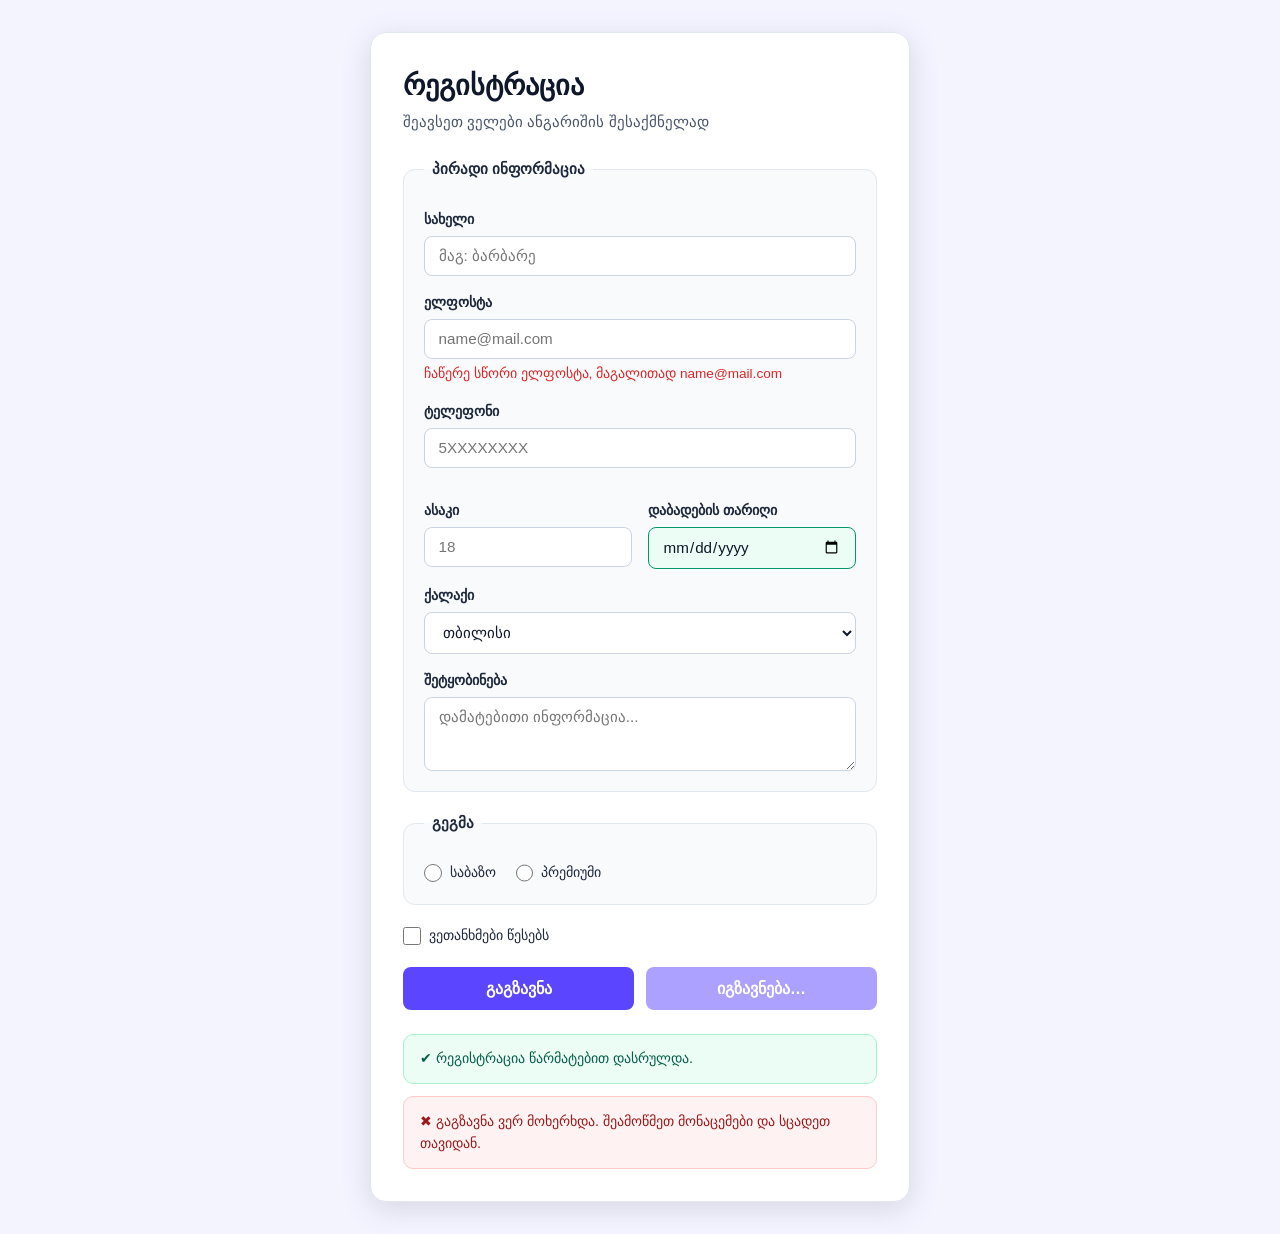
<file: leqcia13/index.html>
<!DOCTYPE html>
<html lang="ka">

<head>
    <meta charset="UTF-8">
    <meta name="viewport" content="width=device-width, initial-scale=1.0">
    <title>რეგისტრაციის ფორმა</title>
    <link rel="stylesheet" href="style.css">
</head>

<body>
    <main class="container">
        <section class="form-card" aria-labelledby="form-title">
            <header class="form-header">
                <h1 id="form-title">რეგისტრაცია</h1>
                <p class="form-subtitle">შეავსეთ ველები ანგარიშის შესაქმნელად</p>
            </header>

            <!-- რეგისტრაციის ფორმა action და method ატრიბუტებით -->
            <form action="/register" method="post" class="registration-form">
                <fieldset>
                    <legend>პირადი ინფორმაცია</legend>

                    <!-- სახელის ველი: required, minlength, maxlength -->
                    <div class="field-group">
                        <label for="name">სახელი</label>
                        <input type="text" id="name" name="name" placeholder="მაგ: ბარბარე" required minlength="2"
                            maxlength="30">
                    </div>

                    <!-- ელფოსტის ველი და ARIA შეცდომის შეტყობინება -->
                    <div class="field-group">
                        <label for="email">ელფოსტა</label>
                        <input id="email" name="email" type="email" placeholder="name@mail.com" required
                            aria-invalid="true" aria-describedby="email-error">
                        <p id="email-error" class="error-message" role="alert">ჩაწერე სწორი ელფოსტა, მაგალითად
                            name@mail.com</p>
                    </div>

                    <!-- ტელეფონის ველი: 9 ციფრი, იწყება 5-ით -->
                    <div class="field-group">
                        <label for="phone">ტელეფონი</label>
                        <input name="phone" id="phone" type="tel" placeholder="5XXXXXXXX" required pattern="5[0-9]{8}"
                            title="9 ციფრი, იწყება 5-ით">
                    </div>

                    <!-- ასაკი და დაბადების თარიღი -->
                    <div class="field-row">
                        <div class="field-group">
                            <label for="age">ასაკი</label>
                            <input id="age" name="age" type="number" placeholder="18" min="16" max="100">
                        </div>

                        <div class="field-group">
                            <label for="birthdate">დაბადების თარიღი</label>
                            <input id="birthdate" name="birthdate" type="date">
                        </div>
                    </div>

                    <!-- ქალაქის არჩევა (select) -->
                    <div class="field-group">
                        <label for="city">ქალაქი</label>
                        <select name="city" id="city">
                            <option value="tbs">თბილისი</option>
                            <option value="bat">ბათუმი</option>
                            <option value="kut">ქუთაისი</option>
                        </select>
                    </div>

                    <!-- შეტყობინების ველი (textarea) -->
                    <div class="field-group">
                        <label for="message">შეტყობინება</label>
                        <textarea name="message" id="message" rows="3"
                            placeholder="დამატებითი ინფორმაცია..."></textarea>
                    </div>
                </fieldset>

                <!-- გეგმის radio ჯგუფი -->
                <fieldset>
                    <legend>გეგმა</legend>
                    <div class="radio-group">
                        <div class="choice-item">
                            <input type="radio" id="p1" name="plan" value="basic">
                            <label for="p1">საბაზო</label>
                        </div>
                        <div class="choice-item">
                            <input type="radio" id="p2" name="plan" value="pro">
                            <label for="p2">პრემიუმი</label>
                        </div>
                    </div>
                </fieldset>

                <!-- წესებზე დათანხმების checkbox -->
                <div class="choice-item">
                    <input type="checkbox" id="terms" name="terms" required>
                    <label for="terms">ვეთანხმები წესებს</label>
                </div>

                <!-- გაგზავნის და „იგზავნება…“ მდგომარეობის ღილაკები -->
                <div class="form-actions">
                    <button type="submit" class="btn-primary">გაგზავნა</button>
                    <button type="submit" class="btn-primary" disabled>იგზავნება…</button>
                </div>
            </form>

            <!-- Success და Failure შეტყობინებები -->
            <!-- ინტერნეტში მოვიძიე სიმბოლოები და ეგ დავამატე -->

            <div class="form-states">
                <p class="state-alert success"> &#10004; რეგისტრაცია წარმატებით დასრულდა.</p>
                <p class="state-alert failure"> &#10006; გაგზავნა ვერ მოხერხდა. შეამოწმეთ მონაცემები და სცადეთ თავიდან.
                </p>
            </div>
        </section>
    </main>
</body>

</html>
</file>
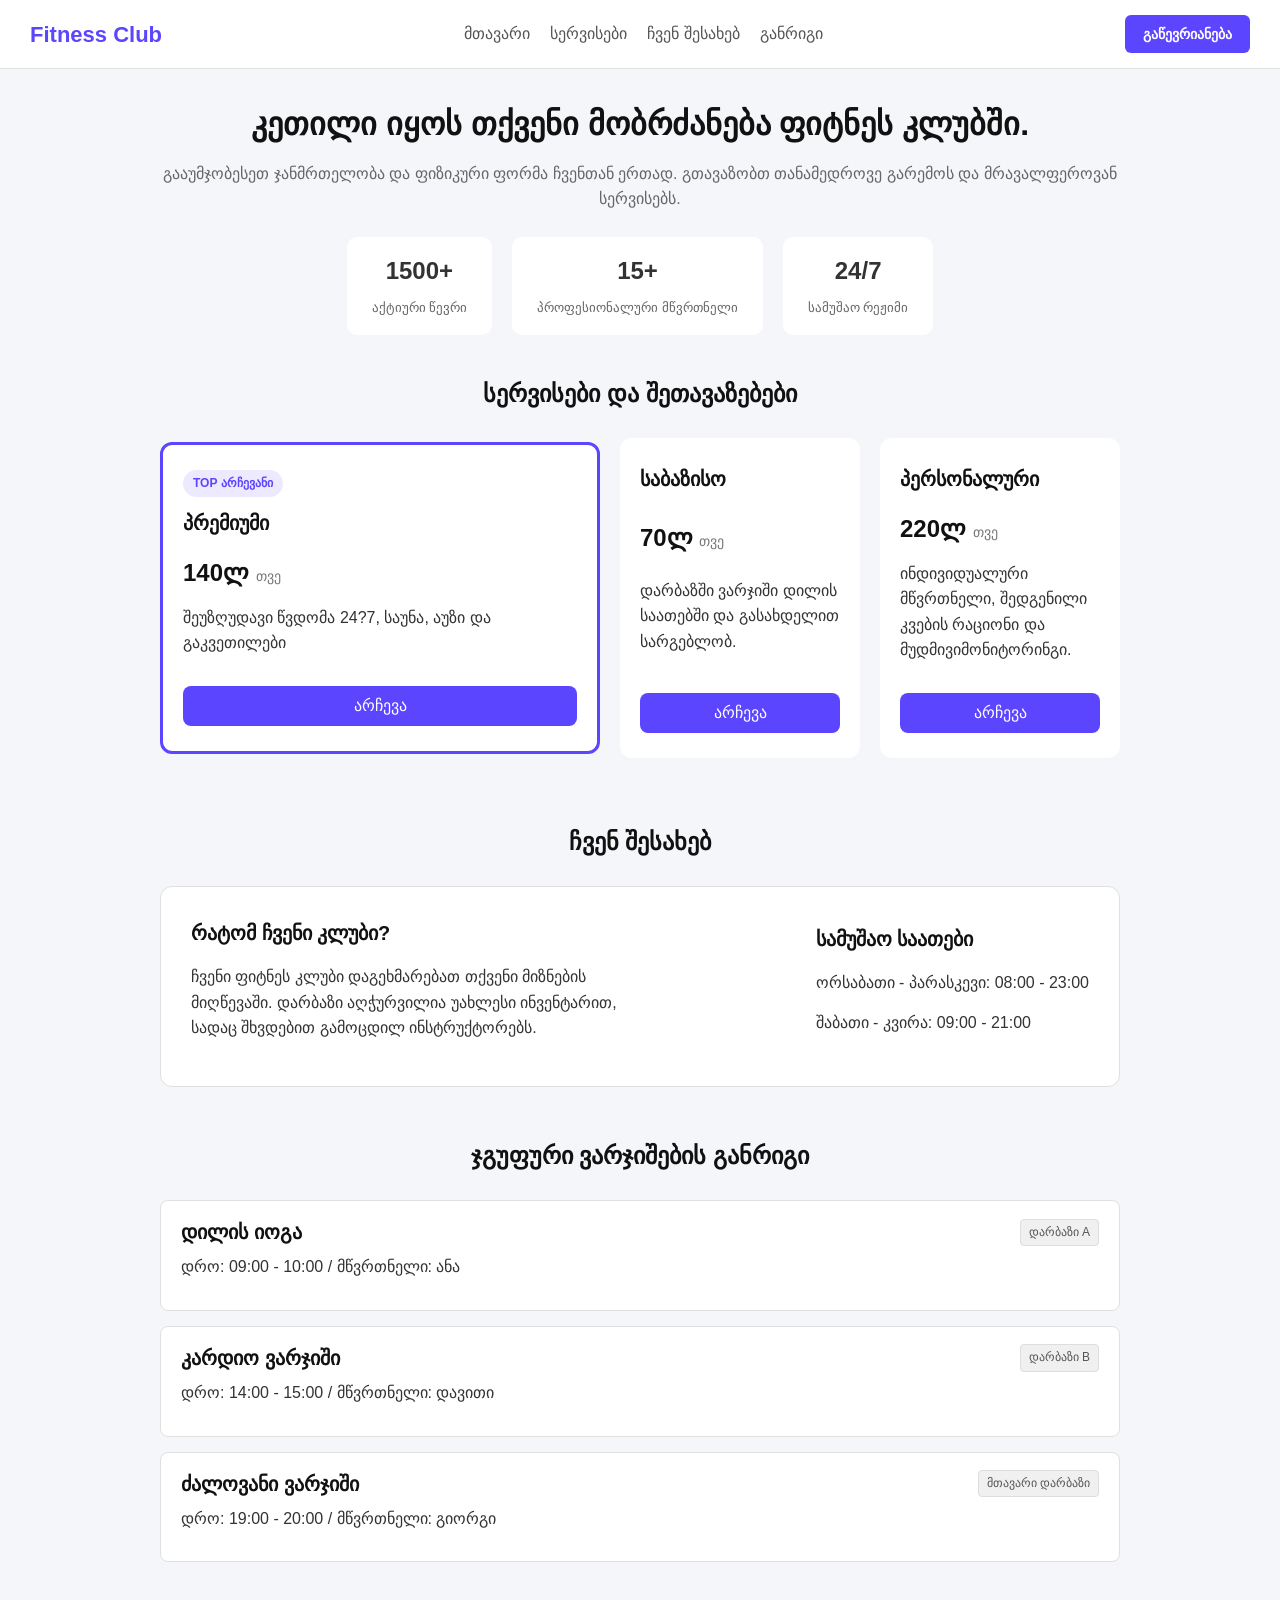
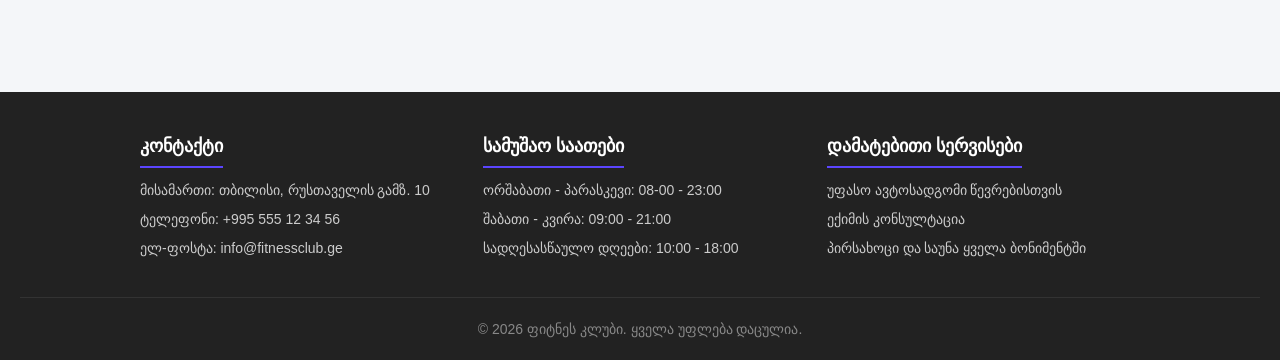
<file: leqcia6dav/index.html>
<!DOCTYPE html>
<html lang="en">

<head>
    <meta charset="UTF-8">
    <meta name="viewport" content="width=device-width, initial-scale=1.0">
    <title>ფიტნეს კლუბი</title>
    <link rel="stylesheet" href="/leqcia6dav/style.css">
</head>

<body>
    <header class="header">
        <div class="logo">Fitness Club</div>
        <nav class="nav">
            <ul class="nav-list">
                <li class="nav-item"><a href="#home" class="nav-link">მთავარი</a></li>
                <li class="nav-item"><a href="#services" class="nav-link">სერვისები</a></li>
                <li class="nav-item"><a href="#about" class="nav-link">ჩვენ შესახებ</a></li>
                <li class="nav-item"><a href="#schedule" class="nav-link">განრიგი</a></li>
            </ul>
        </nav>
        <a href="#services" class="header-btn">გაწევრიანება</a>
    </header>

    <main class="main-content">
        <!-- მტავარი სათაური, აღწერა და სტატისტიკა -->
        <div class="hero">
            <h1 class="main-title">კეთილი იყოს თქვენი მობრძანება ფიტნეს კლუბში.</h1>
            <p class="main-description">გააუმჯობესეთ ჯანმრთელობა და ფიზიკური ფორმა ჩვენთან ერთად. გთავაზობთ თანამედროვე
                გარემოს და მრავალფეროვან სერვისებს.</p>

            <!-- flexbox / box model -->
            <div class="hero-stats">
                <div class="stat-item">
                    <span class="stat-number">1500+</span>
                    <span class="stat-label">აქტიური წევრი</span>
                </div>

                <div class="stat-item">
                    <span class="stat-number">15+</span>
                    <span class="stat-label">პროფესიონალური მწვრთნელი</span>
                </div>


                <div class="stat-item">
                    <span class="stat-number">24/7</span>
                    <span class="stat-label">სამუშაო რეჟიმი</span>
                </div>
            </div>
        </div>

        <section id="services" class="section">
            <h2 class="section-title">სერვისები და შეთავაზებები</h2>

            <!-- flexbox კონტეინერი:flex-direction: row flwx-wrap:wrap gap -->
            <div class="cards">
                <!-- 1 flex-basis flex-shrink -->
                <article class="card card-basic">
                    <h3 class="card-title">საბაზისო</h3>
                    <div class="card-price">70ლ <span>თვე</span></div>
                    <p class="card-text"> დარბაზში ვარჯიში დილის საათებში და გასახდელით სარგებლობ.</p>
                    <button class="btn">არჩევა</button>
                </article>

                <article class="card card-featured">
                    <span class="badge">TOP არჩევანი</span>
                    <h3 class="card-title">პრემიუმი</h3>
                    <div class="card-price">140ლ <span>თვე</span></div>
                    <p class="card-text">შეუზღუდავი წვდომა 24?7, საუნა, აუზი და გაკვეთილები</p>
                    <button class="btn">არჩევა</button>
                </article>

                <article class="card card-pro">
                    <h3 class="card-title">პერსონალური</h3>
                    <div class="card-price">220ლ <span>თვე</span></div>
                    <p class="card-text">ინდივიდუალური მწვრთნელი, შედგენილი კვების რაციონი და მუდმივიმონიტორინგი.</p>
                    <button class="btn">არჩევა</button>
                </article>
            </div>
        </section>

        <section id="about" class="section">
            <h2 class="section-title">ჩვენ შესახებ</h2>

            <div class="two-column-layout">
                <div class="column-left">
                    <h3>რატომ ჩვენი კლუბი?</h3>
                    <p>ჩვენი ფიტნეს კლუბი დაგეხმარებათ თქვენი მიზნების მიღწევაში. დარბაზი აღჭურვილია უახლესი ინვენტარით,
                        სადაც შხვდებით გამოცდილ ინსტრუქტორებს.</p>
                </div>

                <div class="colum-right">
                    <h3>სამუშაო საათები</h3>
                    <p>ორსაბათი - პარასკევი: 08:00 - 23:00</p>
                    <p>შაბათი - კვირა: 09:00 - 21:00</p>
                </div>
            </div>
        </section>

        <section id="schedule" class="section">
            <h2 class="section-title">ჯგუფური ვარჯიშების განრიგი</h2>
            <div class="column-container">
                <div class="schedule-item">
                    <div class="schedule-header">
                        <h3>დილის იოგა</h3>
                        <span class="badge-room"> დარბაზი A</span>
                    </div>
                    <p>დრო: 09:00 - 10:00 / მწვრთნელი: ანა</p>
                </div>


                <div class="schedule-item">
                    <div class="schedule-header">
                        <h3>კარდიო ვარჯიში</h3>
                        <span class="badge-room"> დარბაზი B</span>
                    </div>
                    <p>დრო: 14:00 - 15:00 / მწვრთნელი: დავითი</p>
                </div>

                <div class="schedule-item">
                    <div class="schedule-header">
                        <h3>ძალოვანი ვარჯიში</h3>
                        <span class="badge-room">მთავარი დარბაზი</span>
                    </div>
                    <p>დრო: 19:00 - 20:00 / მწვრთნელი: გიორგი</p>
                </div>
            </div>
        </section>
    </main>

    <footer class="footer">
        <div class="footer-content">
            <!-- კონტაქტ -->
            <div class="footer-block">
                <h4 class="footer-title">კონტაქტი</h4>
                <p>მისამართი: თბილისი, რუსთაველის გამზ. 10</p>
                <p>ტელეფონი: +995 555 12 34 56</p>
                <p>ელ-ფოსტა: info@fitnessclub.ge</p>
            </div>

            <div class="footer-block">
                <h4 class="footer-title"> სამუშაო საათები</h4>
                <p>ორშაბათი - პარასკევი: 08-00 - 23:00</p>
                <p>შაბათი - კვირა: 09:00 - 21:00</p>
                <p>სადღესასწაულო დღეები: 10:00 - 18:00</p>
            </div>

            <div class="footer-block">
                <h4 class="footer-title">დამატებითი სერვისები</h4>
                <p>უფასო ავტოსადგომი წევრებისთვის</p>
                <p>ექიმის კონსულტაცია</p>
                <p>პირსახოცი და საუნა ყველა ბონიმენტში</p>
            </div>
        </div>

        <p class="copyright">&copy; 2026 ფიტნეს კლუბი. ყველა უფლება დაცულია.</p>

    </footer>
</body>

</html>
</file>
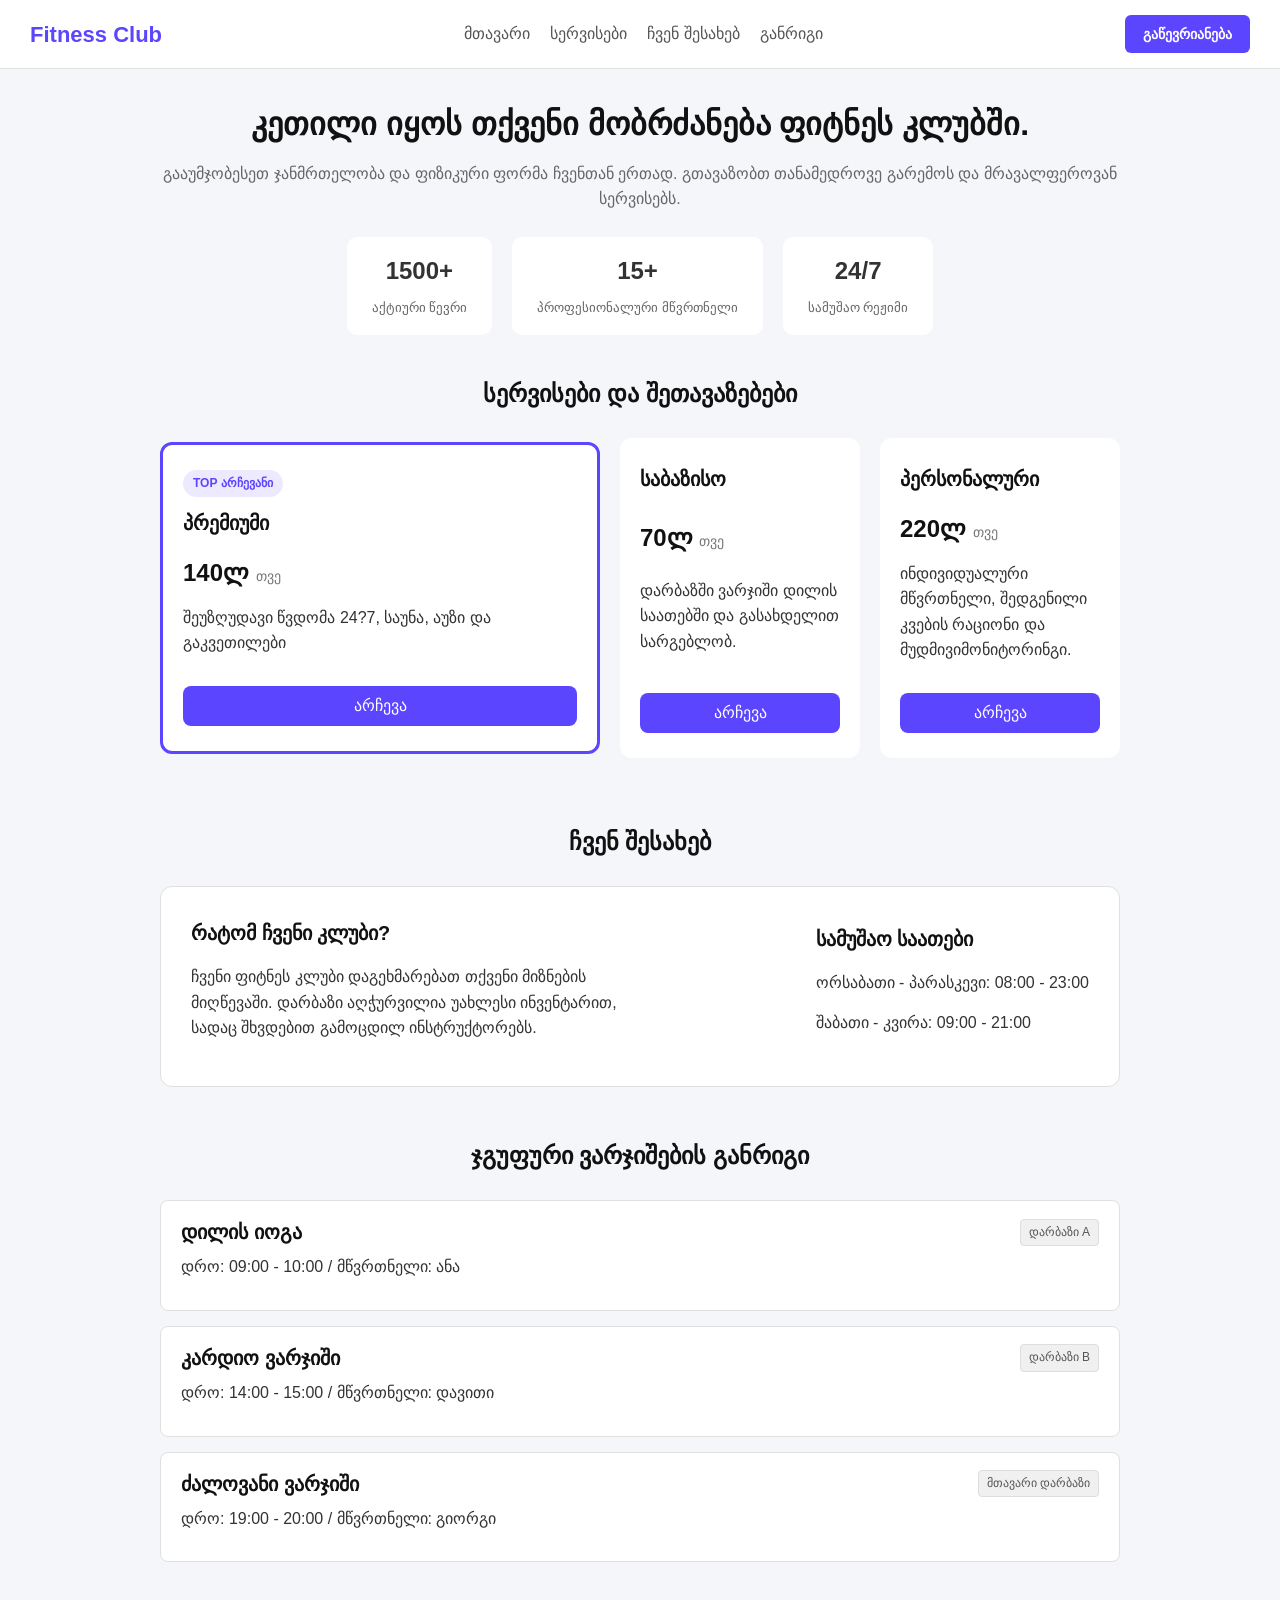
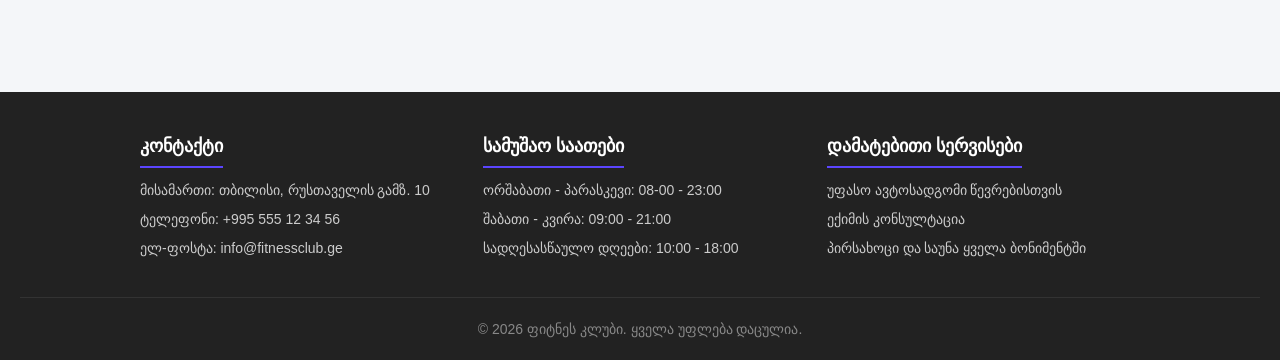
<file: leqcia7/index.html>
<!DOCTYPE html>
<html lang="en">

<head>
    <meta charset="UTF-8">
    <meta name="viewport" content="width=device-width, initial-scale=1.0">
    <title>ფიტნეს კლუბი</title>
    <link rel="stylesheet" href="style.css">
</head>

<body>
    <header class="header">
        <div class="logo">Fitness Club</div>
        <nav class="nav">
            <ul class="nav-list">
                <li class="nav-item"><a href="#home" class="nav-link">მთავარი</a></li>
                <li class="nav-item"><a href="#services" class="nav-link">სერვისები</a></li>
                <li class="nav-item"><a href="#about" class="nav-link">ჩვენ შესახებ</a></li>
                <li class="nav-item"><a href="#schedule" class="nav-link">განრიგი</a></li>
            </ul>
        </nav>
        <a href="#services" class="header-btn">გაწევრიანება</a>
    </header>

    <main class="main-content">
        <!-- მტავარი სათაური, აღწერა და სტატისტიკა -->
        <div class="hero">
            <h1 class="main-title">კეთილი იყოს თქვენი მობრძანება ფიტნეს კლუბში.</h1>
            <p class="main-description">გააუმჯობესეთ ჯანმრთელობა და ფიზიკური ფორმა ჩვენთან ერთად. გთავაზობთ თანამედროვე
                გარემოს და მრავალფეროვან სერვისებს.</p>

            <!-- flexbox / box model -->
            <div class="hero-stats">
                <div class="stat-item">
                    <span class="stat-number">1500+</span>
                    <span class="stat-label">აქტიური წევრი</span>
                </div>

                <div class="stat-item">
                    <span class="stat-number">15+</span>
                    <span class="stat-label">პროფესიონალური მწვრთნელი</span>
                </div>


                <div class="stat-item">
                    <span class="stat-number">24/7</span>
                    <span class="stat-label">სამუშაო რეჟიმი</span>
                </div>
            </div>
        </div>

        <section id="services" class="section">
            <h2 class="section-title">სერვისები და შეთავაზებები</h2>

            <!-- flexbox კონტეინერი:flex-direction: row flwx-wrap:wrap gap -->
            <div class="cards">
                <!-- 1 flex-basis flex-shrink -->
                <article class="card card-basic">
                    <h3 class="card-title">საბაზისო</h3>
                    <div class="card-price">70ლ <span>თვე</span></div>
                    <p class="card-text"> დარბაზში ვარჯიში დილის საათებში და გასახდელით სარგებლობ.</p>
                    <button class="btn">არჩევა</button>
                </article>

                <article class="card card-featured">
                    <span class="badge">TOP არჩევანი</span>
                    <h3 class="card-title">პრემიუმი</h3>
                    <div class="card-price">140ლ <span>თვე</span></div>
                    <p class="card-text">შეუზღუდავი წვდომა 24?7, საუნა, აუზი და გაკვეთილები</p>
                    <button class="btn">არჩევა</button>
                </article>

                <article class="card card-pro">
                    <h3 class="card-title">პერსონალური</h3>
                    <div class="card-price">220ლ <span>თვე</span></div>
                    <p class="card-text">ინდივიდუალური მწვრთნელი, შედგენილი კვების რაციონი და მუდმივიმონიტორინგი.</p>
                    <button class="btn">არჩევა</button>
                </article>
            </div>
        </section>

        <section id="about" class="section">
            <h2 class="section-title">ჩვენ შესახებ</h2>

            <div class="two-column-layout">
                <div class="column-left">
                    <h3>რატომ ჩვენი კლუბი?</h3>
                    <p>ჩვენი ფიტნეს კლუბი დაგეხმარებათ თქვენი მიზნების მიღწევაში. დარბაზი აღჭურვილია უახლესი ინვენტარით,
                        სადაც შხვდებით გამოცდილ ინსტრუქტორებს.</p>
                </div>

                <div class="colum-right">
                    <h3>სამუშაო საათები</h3>
                    <p>ორსაბათი - პარასკევი: 08:00 - 23:00</p>
                    <p>შაბათი - კვირა: 09:00 - 21:00</p>
                </div>
            </div>
        </section>

        <section id="schedule" class="section">
            <h2 class="section-title">ჯგუფური ვარჯიშების განრიგი</h2>
            <div class="column-container">
                <div class="schedule-item">
                    <div class="schedule-header">
                        <h3>დილის იოგა</h3>
                        <span class="badge-room"> დარბაზი A</span>
                    </div>
                    <p>დრო: 09:00 - 10:00 / მწვრთნელი: ანა</p>
                </div>


                <div class="schedule-item">
                    <div class="schedule-header">
                        <h3>კარდიო ვარჯიში</h3>
                        <span class="badge-room"> დარბაზი B</span>
                    </div>
                    <p>დრო: 14:00 - 15:00 / მწვრთნელი: დავითი</p>
                </div>

                <div class="schedule-item">
                    <div class="schedule-header">
                        <h3>ძალოვანი ვარჯიში</h3>
                        <span class="badge-room">მთავარი დარბაზი</span>
                    </div>
                    <p>დრო: 19:00 - 20:00 / მწვრთნელი: გიორგი</p>
                </div>
            </div>
        </section>
    </main>

    <footer class="footer">
        <div class="footer-content">
            <!-- კონტაქტ -->
            <div class="footer-block">
                <h4 class="footer-title">კონტაქტი</h4>
                <p>მისამართი: თბილისი, რუსთაველის გამზ. 10</p>
                <p>ტელეფონი: +995 555 12 34 56</p>
                <p>ელ-ფოსტა: info@fitnessclub.ge</p>
            </div>

            <div class="footer-block">
                <h4 class="footer-title"> სამუშაო საათები</h4>
                <p>ორშაბათი - პარასკევი: 08-00 - 23:00</p>
                <p>შაბათი - კვირა: 09:00 - 21:00</p>
                <p>სადღესასწაულო დღეები: 10:00 - 18:00</p>
            </div>

            <div class="footer-block">
                <h4 class="footer-title">დამატებითი სერვისები</h4>
                <p>უფასო ავტოსადგომი წევრებისთვის</p>
                <p>ექიმის კონსულტაცია</p>
                <p>პირსახოცი და საუნა ყველა ბონიმენტში</p>
            </div>
        </div>

        <p class="copyright">&copy; 2026 ფიტნეს კლუბი. ყველა უფლება დაცულია.</p>

    </footer>
</body>

</html>
</file>
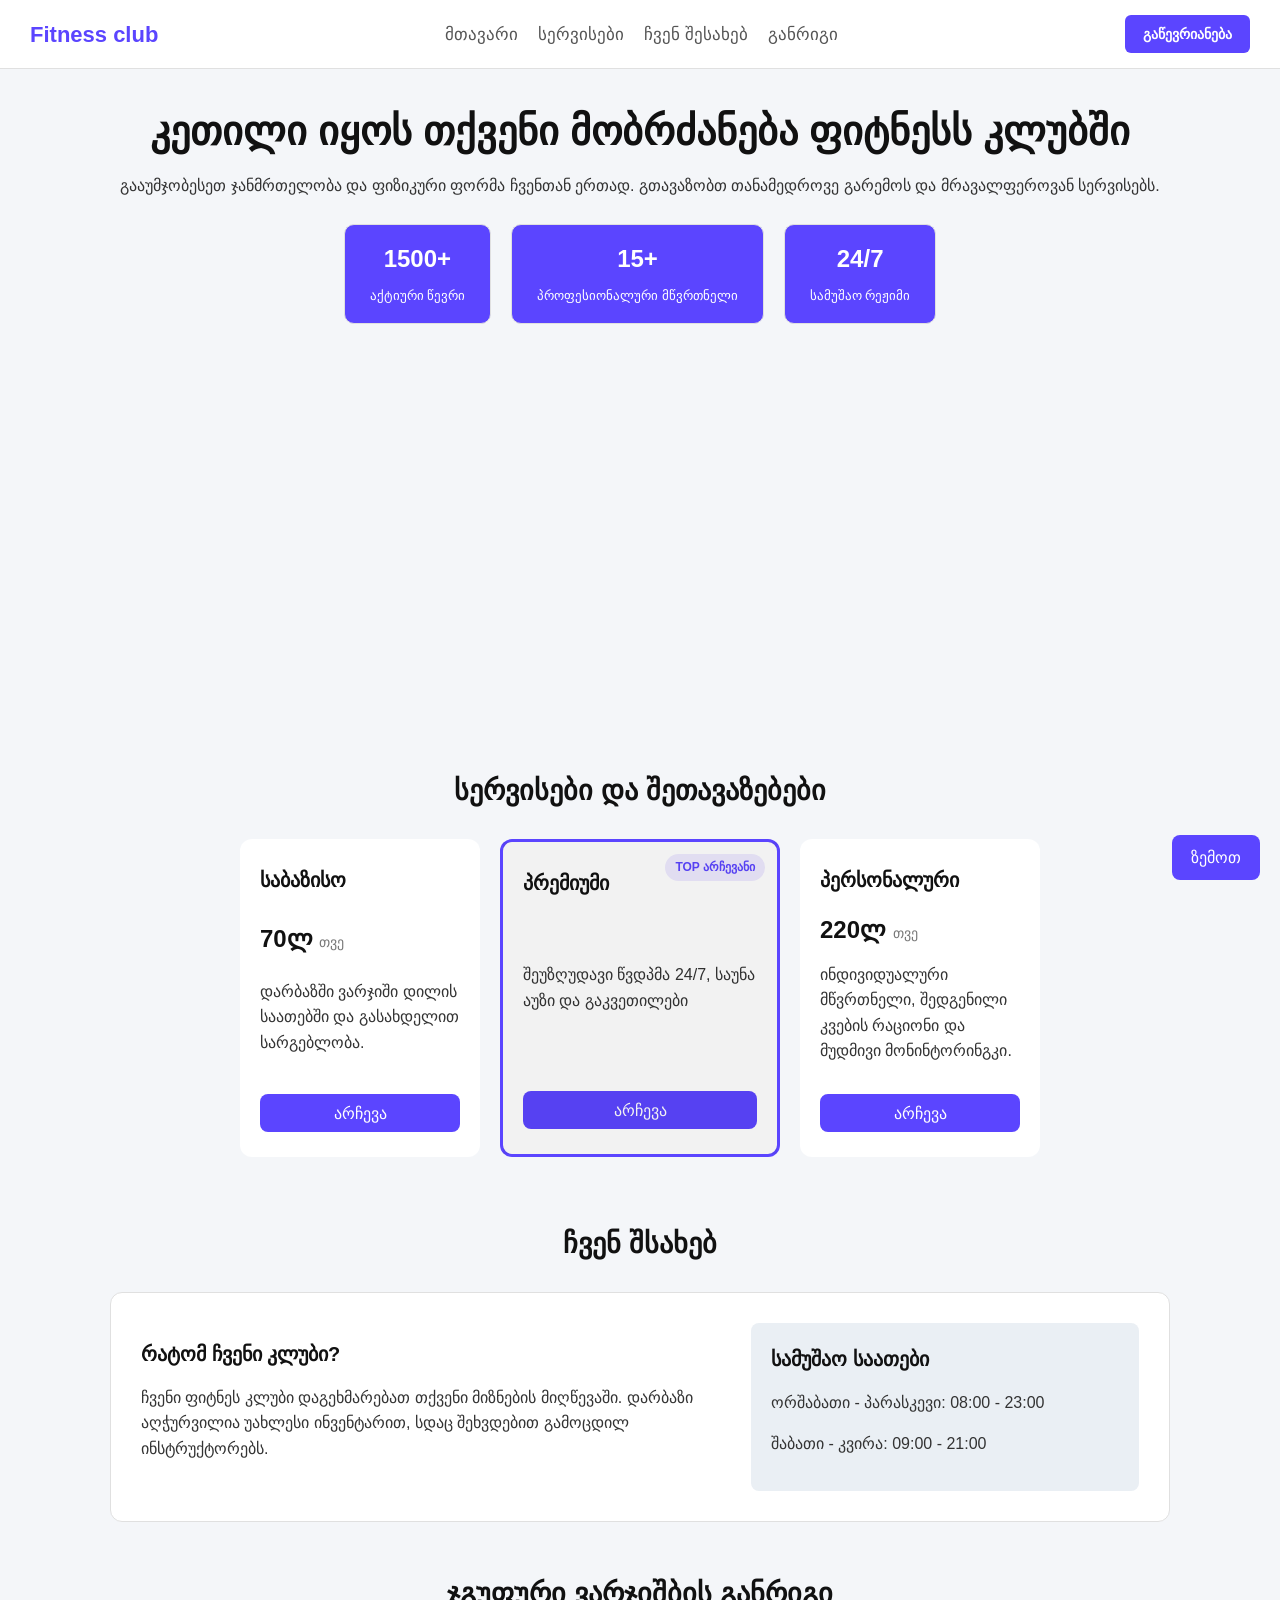
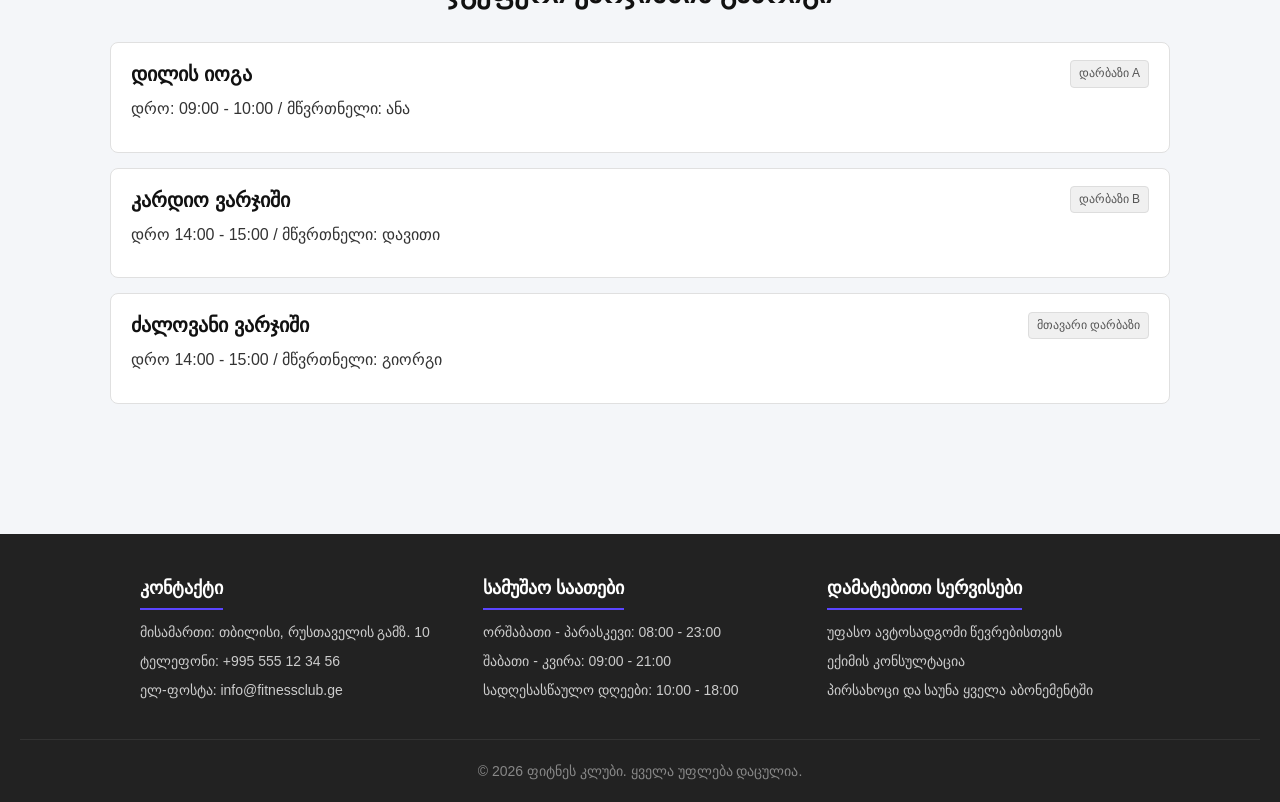
<file: leqcia8/index.html>
<!DOCTYPE html>
<html lang="en">

<head>
    <meta charset="UTF-8">
    <meta name="viewport" content="width=device-width, initial-scale=1.0">
    <title>ფიტნეს კლუბი</title>
    <link rel="stylesheet" href="style.css">
</head>

<body>
    <!-- ეტაპი 2 (fixed და sticky): sticky header -->
    <header class="header site-header">
        <a href="index.html" class="logo">Fitness club</a>
        <nav class="nav">
            <ul class="nav-list">
                <li class="nav-item"><a href="#home" class="nav-link">მთავარი</a></li>
                <li class="nav-item"><a href="#services" class="nav-link">სერვისები</a></li>
                <li class="nav-item"><a href="#about" class="nav-link">ჩვენ შესახებ</a></li>
                <li class="nav-item"><a href="#schedule" class="nav-link">განრიგი</a></li>
            </ul>
        </nav>
        <a href="#services" class="header-btn">გაწევრიანება</a>
    </header>

    <main class="main-content">
        <!-- ეტაპი 3 (vh და vw ): hero ბლოკი -->
        <div class="hero" id="home">
            <h1 class="main-title">კეთილი იყოს თქვენი მობრძანება ფიტნესს კლუბში</h1>
            <p class="main-description">გააუმჯობესეთ ჯანმრთელობა და ფიზიკური ფორმა ჩვენთან ერთად. გთავაზობთ თანამედროვე
                გარემოს და მრავალფეროვან სერვისებს.</p>

            <div class="hero-stats">
                <div class="stat-item">
                    <span class="stat-number">1500+</span>
                    <span class="stat-label">აქტიური წევრი</span>
                </div>

                <div class="stat-item">
                    <span class="stat-number">15+</span>
                    <span class="stat-label">პროფესიონალური მწვრთნელი</span>
                </div>


                <div class="stat-item">
                    <span class="stat-number">24/7</span>
                    <span class="stat-label">სამუშაო რეჟიმი</span>
                </div>
            </div>
        </div>

        <section id="services" class="section">
            <h2 class="section-title">სერვისები და შეთავაზებები</h2>

            <div class="cards">
                <article class="card card-basic">
                    <h3 class="card-title">საბაზისო</h3>
                    <div class="card-price">70ლ <span>თვე</span></div>
                    <p class="card-text">დარბაზში ვარჯიში დილის საათებში და გასახდელით სარგებლობა.</p>
                    <button class="btn">არჩევა</button>
                </article>

                <!-- ეტაპი 1 (absolute) ბეჯი და overlay ბარათებზეეე -->
                <article class="card card-featured">
                    <span class="badge">TOP არჩევანი</span>
                    <div class="card-overlay"></div>
                    <h3 class="card-title">პრემიუმი</h3>
                    <p class="card-text">შეუზღუდავი წვდპმა 24/7, საუნა აუზი და გაკვეთილები</p>
                    <button class="btn">არჩევა</button>
                </article>

                <article class="card card-pro">
                    <h3 class="card-title">პერსონალური</h3>
                    <div class="card-price">220ლ <span>თვე</span></div>
                    <p class="card-text">ინდივიდუალური მწვრთნელი, შედგენილი კვების რაციონი და მუდმივი მონინტორინგკი.</p>
                    <button class="btn">არჩევა</button>

                </article>
            </div>
        </section>

        <!-- px და %  ორ მხარეს სექცია -->
        <section id="about" class="section">
            <h2 class="section-title">ჩვენ შსახებ</h2>

            <div class="two-column-layout">
                <div class="column-left text-side">
                    <h3>რატომ ჩვენი კლუბი?</h3>
                    <p>ჩვენი ფიტნეს კლუბი დაგეხმარებათ თქვენი მიზნების მიღწევაში. დარბაზი აღჭურვილია უახლესი ინვენტარით,
                        სდაც შეხვდებით გამოცდილ ინსტრუქტორებს.</p>
                </div>

                <div class="column-right image-side">
                    <h3>სამუშაო საათები</h3>
                    <p>ორშაბათი - პარასკევი: 08:00 - 23:00</p>
                    <p>შაბათი - კვირა: 09:00 - 21:00</p>
                </div>
            </div>
        </section>

        <section id="schedule" class="section">
            <h2 class="section-title">ჯგუფური ვარჯიშბის განრიგი</h2>
            <div class="column-container">
                <div class="schedule-item">
                    <div class="schedule-header">
                        <h3>დილის იოგა</h3>
                        <span class="badge-room">დარბაზი A</span>
                    </div>
                    <P>დრო: 09:00 - 10:00 / მწვრთნელი: ანა</P>
                </div>

                <div class="schedule-item">
                    <div class="schedule-header">
                        <h3>კარდიო ვარჯიში</h3>
                        <span class="badge-room">დარბაზი B</span>
                    </div>
                    <p>დრო 14:00 - 15:00 / მწვრთნელი: დავითი</p>
                </div>

                <div class="schedule-item">
                    <div class="schedule-header">
                        <h3>ძალოვანი ვარჯიში</h3>
                        <span class="badge-room">მთავარი დარბაზი</span>
                    </div>
                    <p>დრო 14:00 - 15:00 / მწვრთნელი: გიორგი</p>
                </div>
            </div>
        </section>
    </main>

    <!-- fixed sticky ფიქსირებული ღილაკი -->
    <a href="#home" class="to-top btn">ზემოთ</a>


    <footer class="footer">
        <div class="footer-content">
            <div class="footer-block">
                <h4 class="footer-title">კონტაქტი</h4>
                <p>მისამართი: თბილისი, რუსთაველის გამზ. 10</p>
                <p>ტელეფონი: +995 555 12 34 56</p>
                <p>ელ-ფოსტა: info@fitnessclub.ge</p>
            </div>

            <div class="footer-block">
                <h4 class="footer-title">სამუშაო საათები</h4>
                <p>ორშაბათი - პარასკევი: 08:00 - 23:00</p>
                <p>შაბათი - კვირა: 09:00 - 21:00</p>
                <p>სადღესასწაულო დღეები: 10:00 - 18:00</p>
            </div>

            <div class="footer-block">
                <h4 class="footer-title">დამატებითი სერვისები</h4>
                <p>უფასო ავტოსადგომი წევრებისთვის</p>
                <p>ექიმის კონსულტაცია</p>
                <p>პირსახოცი და საუნა ყველა აბონემენტში</p>
            </div>
        </div>
        <p class="copyright">&copy; 2026 ფიტნეს კლუბი. ყველა უფლება დაცულია.</p>

    </footer>
</body>

</html>
</file>
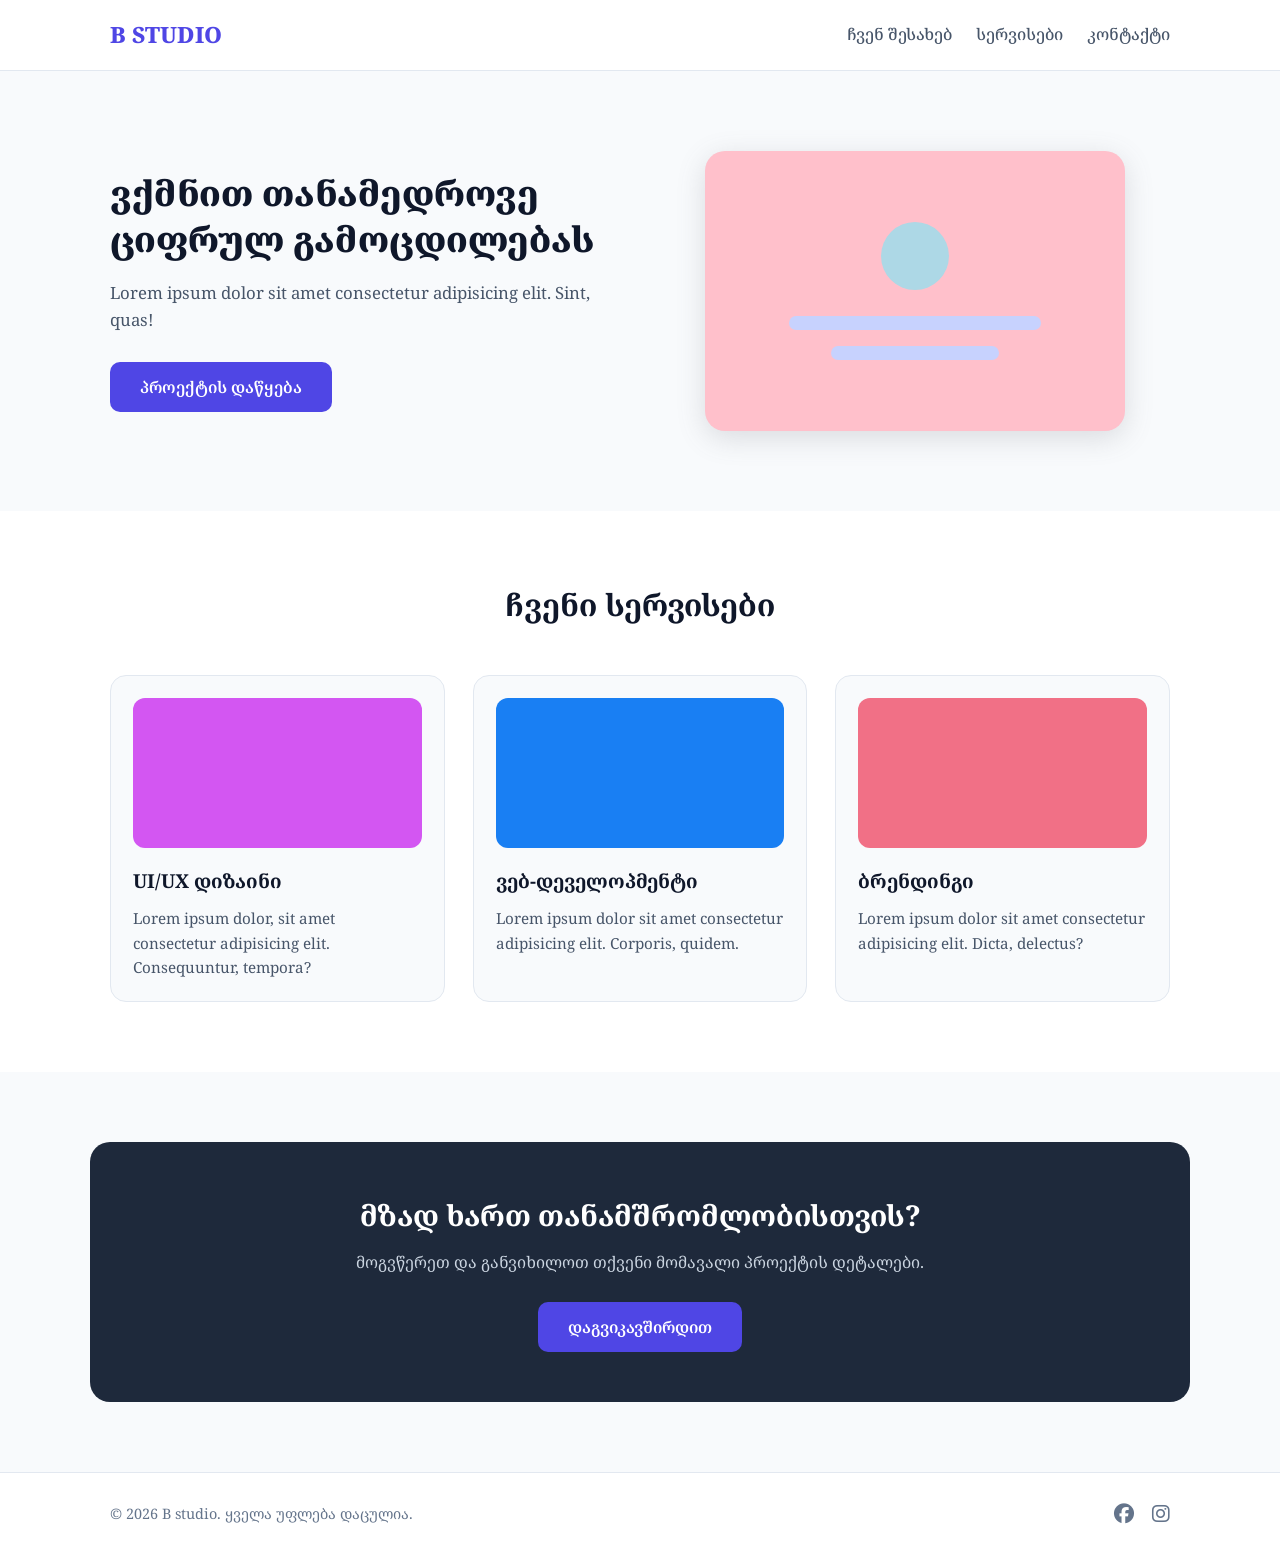
<file: ლექცია 11/index.html>
<!DOCTYPE html>
<html lang="en">

<head>
    <meta charset="UTF-8">
    <meta name="viewport" content="width=device-width, initial-scale=1.0">
    <title>სტუდია</title>
    <link rel="stylesheet" href="https://cdnjs.cloudflare.com/ajax/libs/font-awesome/6.5.1/css/all.min.css">
    <link rel="stylesheet" href="/ლექცია 11/sstyle.css">
</head>

<body>

    <!-- header -->
    <header class="site-header">
        <div class="container header-inner">
            <div class="logo">
                <span>B STUDIO</span>
            </div>

            <nav class="nav">
                <a href="#about">ჩვენ შესახებ</a>
                <a href="#services">სერვისები</a>
                <a href="#contact">კონტაქტი</a>
            </nav>
        </div>
    </header>

    <main>
        <!-- hero სექცია -->
        <section id="about" class="hero">
            <div class="container hero-inner">
                <div class="hero-content">
                    <h1>ვქმნით თანამედროვე ციფრულ გამოცდილებას</h1>
                    <p>Lorem ipsum dolor sit amet consectetur adipisicing elit. Sint, quas!</p>
                    <!-- ღილაკი hover ით -->
                    <button class="btn">
                        <span>პროექტის დაწყება</span>
                    </button>
                </div>

                <!-- ფოტოს მაგივრად დივები შემოვიტანე (მხტუნავი ბურთი) -->
                <div class="hero-visual">
                    <div class="visual-box">
                        <div class="ball">
                        </div>
                        <div class="visual-bar"></div>
                        <div class="visual-bar  short"></div>
                    </div>
                </div>
            </div>
        </section>

        <!-- baratebi chatvirtvis animaciebit -->
        <section id="services" class="services">
            <div class="container">
                <h2 class="section-title">ჩვენი სერვისები</h2>

                <div class="cards-grid">
                    <article class="card">
                        <div class="card-img purple">
                        </div>
                        <h3>UI/UX დიზაინი</h3>
                        <p>Lorem ipsum dolor, sit amet consectetur adipisicing elit. Consequuntur, tempora?</p>
                    </article>

                    <article class="card">
                        <div class="card-img blue">
                        </div>
                        <h3>ვებ-დეველოპმენტი</h3>
                        <p>Lorem ipsum dolor sit amet consectetur adipisicing elit. Corporis, quidem.</p>
                    </article>

                    <article class="card">
                        <div class="card-img pink"></div>
                        <h3>ბრენდინგი</h3>
                        <p>Lorem ipsum dolor sit amet consectetur adipisicing elit. Dicta, delectus?</p>
                    </article>
                </div>
            </div>
        </section>

        <section id="contact" class="cta-section">
            <div class="container cta-box">
                <h2>მზად ხართ თანამშრომლობისთვის?</h2>
                <p>მოგვწერეთ და განვიხილოთ თქვენი მომავალი პროექტის დეტალები.</p>
                <button class="btn">
                    <span>დაგვიკავშირდით</span>
                </button>
            </div>
        </section>
    </main>

    <!-- FOOTER -->
    <footer class="site-footer">
        <div class="container footer-inner">
            <p>&copy; 2026 B studio. ყველა უფლება დაცულია.</p>
            <div class="footer-links">
                <!-- ლოგოებიც გადავწყვიტე შემოვიტანო -->
                <a href="#" aria-label="Facebook"><i class="fa-brands fa-facebook"></i></a>
                <a href="#" aria-label="Instagram"><i class="fa-brands fa-instagram"></i></a>

            </div>
        </div>
    </footer>
</body>

</html>
</file>
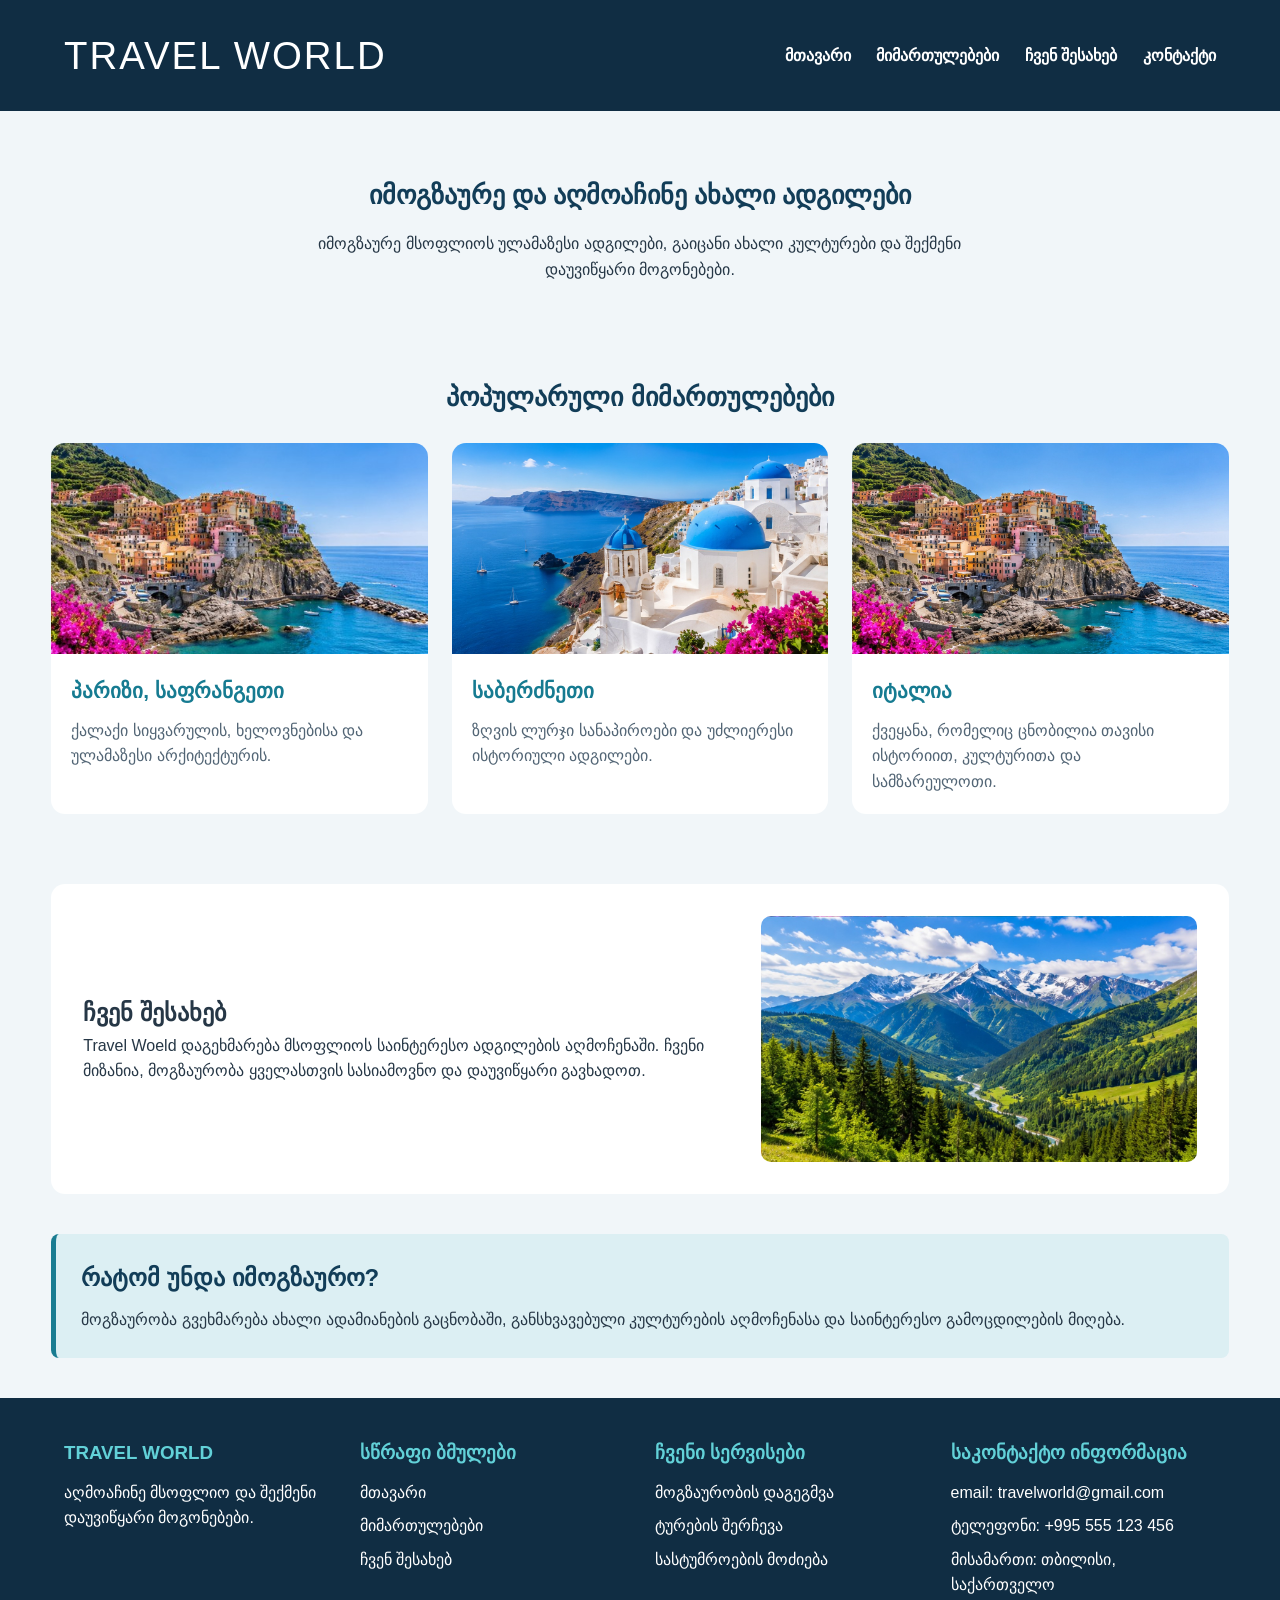
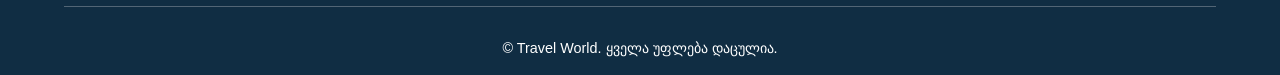
<file: ლექცია 9/index.html>
<!DOCTYPE html>
<html lang="en">

<head>
    <meta charset="UTF-8">
    <meta name="viewport" content="width=device-width, initial-scale=1.0">
    <title>Travel World</title>
    <link rel="stylesheet" href="style.css">
</head>

<body>
    <!-- header -->
    <header class="header">
        <div class="logo">TRAVEL WORLD</div>
        <!-- navigation -->
        <nav class="navigation">
            <a href="#home">მთავარი</a>
            <a href="#destination">მიმართულებები</a>
            <a href="#about">ჩვენ შესახებ</a>
            <a href="#contact">კონტაქტი</a>
        </nav>
    </header>

    <!-- main -->
    <main id="home">
        <!-- introduction -->
        <section class="intro">
            <h2>იმოგზაურე და აღმოაჩინე ახალი ადგილები</h2>
            <p>იმოგზაურე მსოფლიოს ულამაზესი ადგილები, გაიცანი ახალი კულტურები და შექმენი დაუვიწყარი მოგონებები.</p>
        </section>

        <!-- destination cards -->
        <section class="destinations" id="destinations">
            <h2>პოპულარული მიმართულებები</h2>

            <div class="cards">

                <article class="card">
                    <!-- ეტაპი 4 srcset-ით ფოტოს შემოტანა  (რანდომ  ფოტოები ავიღე სხვადასხვა ზომებში (საცდელად))-->
                    <img src="paris-1200.jpg"

                     srcset="italy-480.jpg 480w, 
                             nature-800.jpg 800w,
                             paris-1200.jpg 1200w"
                             sizes="(min-width: 1024px) 450px, (min-width: 768px) 45vw, 100vw"
                             alt="პარიზის ულამაზესი ხედი">

                    <div class="card-content">
                        <h3>პარიზი, საფრანგეთი</h3>
                        <p>ქალაქი სიყვარულის, ხელოვნებისა და ულამაზესი არქიტექტურის.</p>
                    </div>
                </article>

                <article class="card">
                    <img src="greece-1200.jpg" alt="საბერძნეთის ზღვის სანაპირო">
                    <div class="card-content">
                        <h3>საბერძნეთი</h3>
                        <p>ზღვის ლურჯი სანაპიროები და უძლიერესი ისტორიული ადგილები.</p>
                    </div>
                </article>

                <article class="card">
                    <img src="italy-1200.jpg" alt="იტალიის ულამაზესი პეიზაჟი">
                    <div class="card-content">
                        <h3>იტალია</h3>
                        <p>ქვეყანა, რომელიც ცნობილია თავისი ისტორიით, კულტურითა და სამზარეულოთი.</p>
                    </div>
                </article>
            </div>
        </section>

        <!-- about section -->
        <section class="about" id="about">
            <div class="about-text">
                <h2>ჩვენ შესახებ</h2>
                <p>Travel Woeld დაგეხმარება მსოფლიოს საინტერესო ადგილების აღმოჩენაში. ჩვენი მიზანია, მოგზაურობა
                    ყველასთვის სასიამოვნო და დაუვიწყარი გავხადოთ.</p>
            </div>
            <img src="nature-1200.jpg" alt="ბუნების ულამაზესი ხედი">
        </section>

        <!-- aside -->
        <aside class="aside">
            <h2>რატომ უნდა იმოგზაურო?</h2>
            <p>მოგზაურობა გვეხმარება ახალი ადამიანების გაცნობაში, განსხვავებული კულტურების აღმოჩენასა და საინტერესო
                გამოცდილების მიღება.</p>
        </aside>
    </main>

    <!-- footer -->
    <footer class="footer" id="contact">
        <div class="footer-content">
            <div class="footer-section">
                <h3>TRAVEL WORLD</h3>
                <p>აღმოაჩინე მსოფლიო და შექმენი დაუვიწყარი მოგონებები.</p>
            </div>

            <div class="footer-section">
                <h3>სწრაფი ბმულები</h3>
                <a href="#home">მთავარი</a>
                <a href="#destinations">მიმართულებები</a>
                <a href="#about">ჩვენ შესახებ</a>
            </div>

            <div class="footer-section">
                <h3>ჩვენი სერვისები</h3>
                <p>მოგზაურობის დაგეგმვა</p>
                <p>ტურების შერჩევა</p>
                <p>სასტუმროების მოძიება</p>
            </div>

            <div class="footer-section">
                <h3>საკონტაქტო ინფორმაცია</h3>
                <p>email: travelworld@gmail.com</p>
                <p>ტელეფონი: +995 555 123 456</p>
                <p>მისამართი: თბილისი, საქართველო</p>
            </div>
        </div>

        <p class="copyright">&copy; Travel World. ყველა უფლება დაცულია.</p>
    </footer>
</body>

</html>
</file>
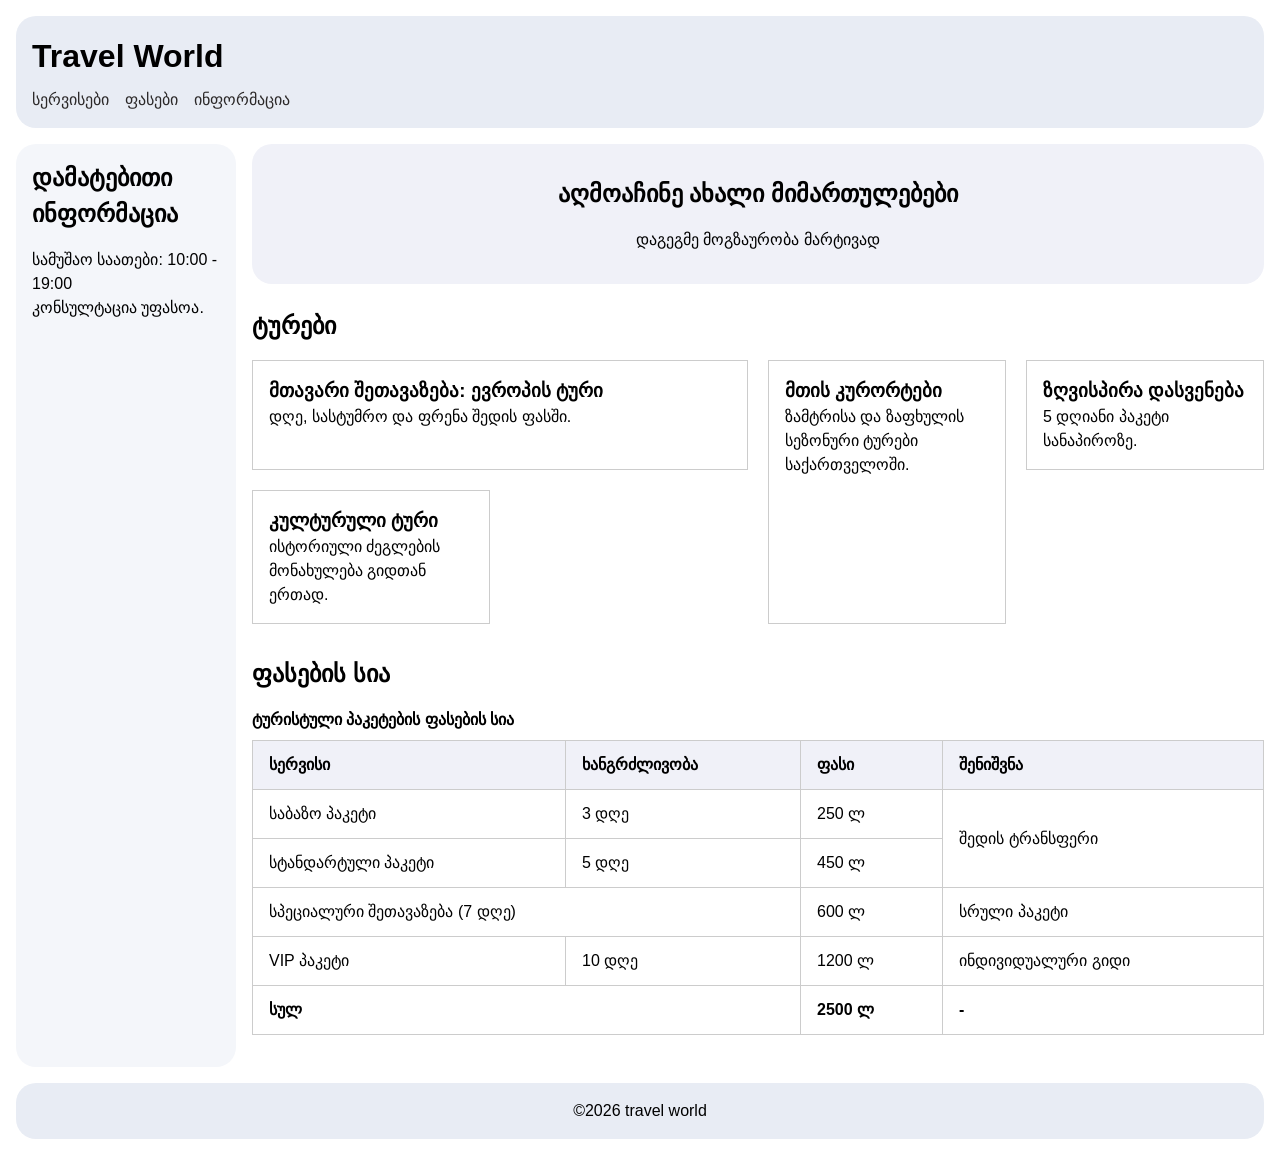
<file: ლექცია10/index.html>
<!DOCTYPE html>
<html lang="en">

<head>
    <meta charset="UTF-8">
    <meta name="viewport" content="width=device-width, initial-scale=1.0">
    <title>travel world</title>
    <link rel="stylesheet" href="style.css">
</head>

<body class="page">
    <!-- დავალებაში იყო რომ ძველი html/css გამოგვეყენებინა მაგრამ ახალი გვერდის აწყობა გადავწყვიტე პრაქტიკისთვის.  -->

    <header class="header">
        <h1>Travel World</h1>
        <nav class="nav">
            <a href="#services">სერვისები</a>
            <a href="#prices">ფასები</a>
            <a href="#sidebar">ინფორმაცია</a>
        </nav>
    </header>

    <aside class="sidebar" id="sidebar">
        <h2>დამატებითი ინფორმაცია</h2>
        <p>სამუშაო საათები: 10:00 - 19:00</p>
        <p>კონსულტაცია უფასოა.</p>
    </aside>

    <main class="main">
        <section class="hero">
            <h2>აღმოაჩინე ახალი მიმართულებები</h2>
            <p>დაგეგმე მოგზაურობა მარტივად</p>
        </section>

        <section id="services">
            <h2>ტურები</h2>
            <div class="cards">
                <article class="card card-featured">
                    <h3>მთავარი შეთავაზება: ევროპის ტური</h3>
                    <p>დღე, სასტუმრო და ფრენა შედის ფასში.</p>
                </article>

                <article class="card card-tall">
                    <h3>მთის კურორტები</h3>
                    <p>ზამტრისა და ზაფხულის სეზონური ტურები საქართველოში.</p>
                </article>

                <article class="card">
                    <h3>ზღვისპირა დასვენება</h3>
                    <p>5 დღიანი პაკეტი სანაპიროზე.</p>
                </article>

                <article class="card">
                    <h3>კულტურული ტური</h3>
                    <p>ისტორიული ძეგლების მონახულება გიდთან ერთად.</p>
                </article>
            </div>
        </section>

        <section id="prices">
            <h2>ფასების სია</h2>
            <table>
                <caption>ტურისტული პაკეტების ფასების სია</caption>
                <thead>
                    <tr>
                        <th>სერვისი</th>
                        <th>ხანგრძლივობა</th>
                        <th>ფასი</th>
                        <th>შენიშვნა</th>
                    </tr>
                </thead>

                <tbody>
                    <tr>
                        <td>საბაზო პაკეტი</td>
                        <td>3 დღე</td>
                        <td>250 ლ</td>
                        <td rowspan="2">შედის ტრანსფერი</td>
                    </tr>

                    <tr>
                        <td>სტანდარტული პაკეტი</td>
                        <td>5 დღე</td>
                        <td>450 ლ</td>
                    </tr>

                    <tr>
                        <td colspan="2">სპეციალური შეთავაზება (7 დღე)</td>
                        <td>600 ლ</td>
                        <td>სრული პაკეტი</td>
                    </tr>

                    <tr>
                        <td>VIP პაკეტი</td>
                        <td>10 დღე</td>
                        <td>1200 ლ</td>
                        <td>ინდივიდუალური გიდი</td>
                    </tr>
                </tbody>

                <tfoot>
                    <tr>
                        <td colspan="2">სულ</td>
                        <td>2500 ლ</td>
                        <td>-</td>
                    </tr>
                </tfoot>
            </table>
        </section>
    </main>

    <footer class="footer">
        <p>&copy;2026 travel world</p>
    </footer>

</body>

</html>
</file>
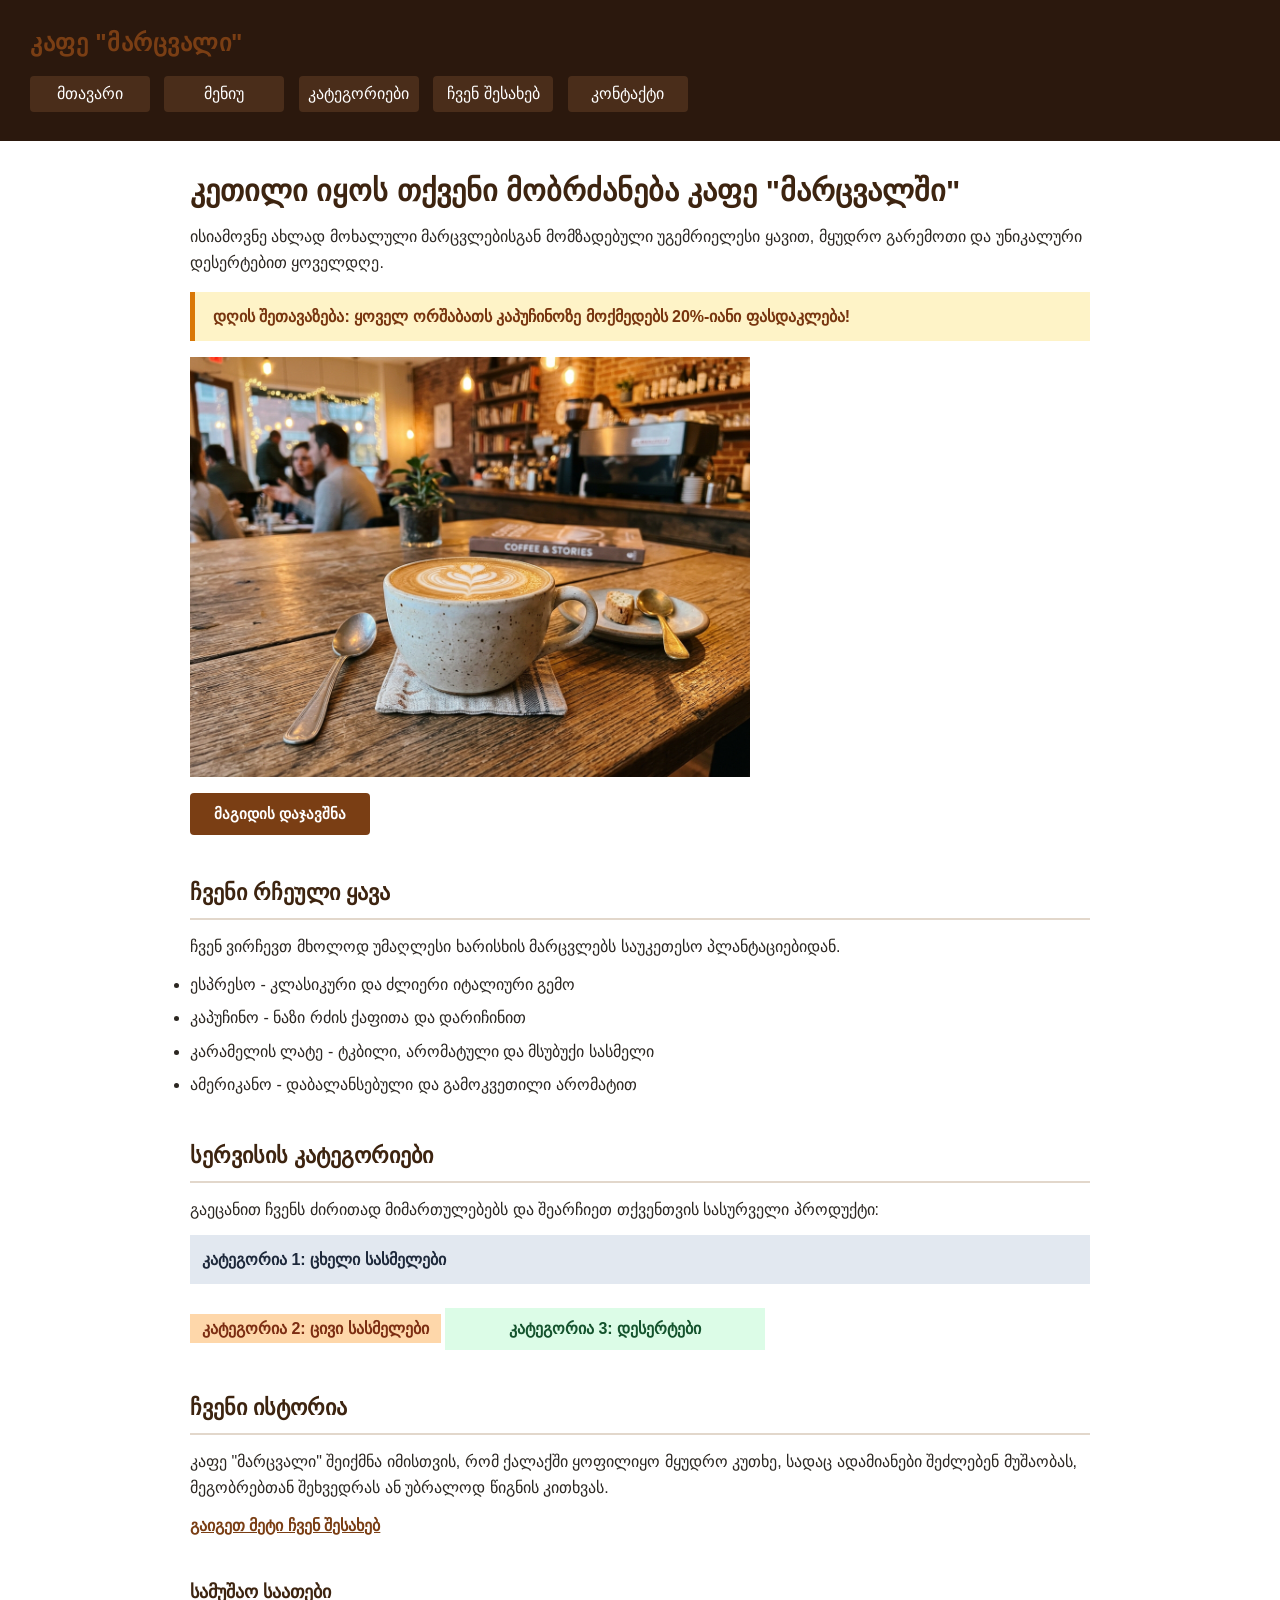
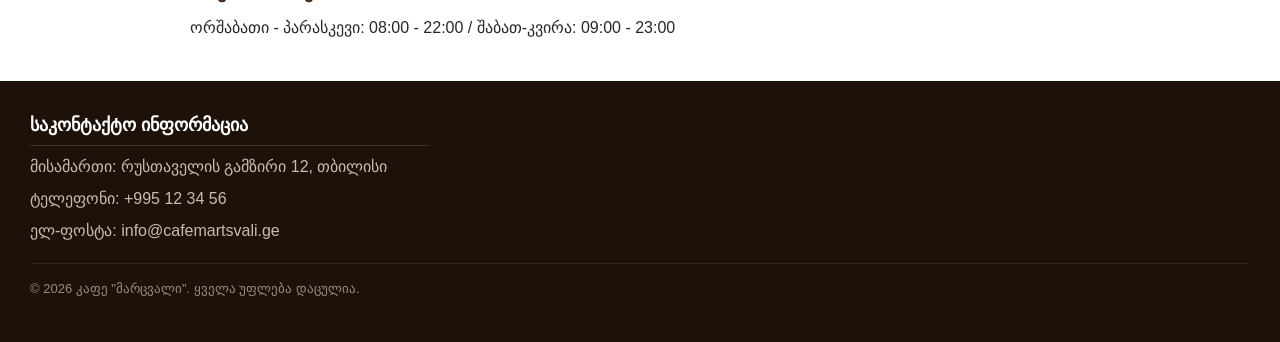
<file: ლექცია5დავ/index.html>
<!DOCTYPE html>
<html lang="en">

<head>
    <meta charset="UTF-8">
    <meta name="viewport" content="width=device-width, initial-scale=1.0">
    <title>კაფე "მარცვალი"</title>
    <link rel="stylesheet" href="/ლექცია5დავ/style.css">
</head>

<body>
    <!-- ჰედერ- საიტის სახელი და ნავიგაცია -->
    <header class="site-header">
        <div class="header-inner">
            <div class="logo"><a href="index.html">კაფე "მარცვალი"</a></div>
            <nav class="navbar">
                <a href="#home">მთავარი</a>
                <a href="#menu">მენიუ</a>
                <a href="#categories">კატეგორიები</a>
                <a href="#about">ჩვენ შესახებ</a>
                <a href="#contact">კონტაქტი</a>
            </nav>
        </div>
    </header>

    <!-- ძირითადი შინაარსი -->
    <main>
        <!-- მთავარი შესავალი სექცია -->
        <section class="hero-section" id="home">
            <h1>კეთილი იყოს თქვენი მობრძანება კაფე "მარცვალში"</h1>
            <p class="intro-paragraph">ისიამოვნე ახლად მოხალული მარცვლებისგან მომზადებული უგემრიელესი ყავით, მყუდრო
                გარემოთი და უნიკალური დესერტებით ყოველდღე.</p>

            <!-- შეტყობინება ცალკე ხაზზე display:block-ით -->
            <p class="notice">დღის შეთავაზება: ყოველ ორშაბათს კაპუჩინოზე მოქმედებს 20%-იანი ფასდაკლება!</p>
            <img src="/photos/coffee.jpg" alt="ახლად მომზადებული არომატული კაპუჩინო" class="img" width="560"
                height="420">

            <div>
                <button class="primary-btn">მაგიდის დაჯავშნა</button>
            </div>
        </section>

        <!-- მენიუს სექცია -->
        <section class="menu-section" id="menu">
            <h2>ჩვენი რჩეული ყავა</h2>
            <p>ჩვენ ვირჩევთ მხოლოდ უმაღლესი ხარისხის მარცვლებს საუკეთესო პლანტაციებიდან.</p>

            <ul class="coffee-list">
                <li>ესპრესო - კლასიკური და ძლიერი იტალიური გემო</li>
                <li>კაპუჩინო - ნაზი რძის ქაფითა და დარიჩინით</li>
                <li>კარამელის ლატე - ტკბილი, არომატული და მსუბუქი სასმელი</li>
                <li>ამერიკანო - დაბალანსებული და გამოკვეთილი არომატით</li>
            </ul>
        </section>

        <!-- display თვისების დემონსტრაციის სექცია 3 განსხვავებული ელემენტი :)) -->
        <!-- სერვისის კატეგორიები<3 -->
        <section class="display-demo-section" id="categories">
            <h2>სერვისის კატეგორიები</h2>
            <p>გაეცანით ჩვენს ძირითად მიმართულებებს და შეარჩიეთ თქვენთვის სასურველი პროდუქტი:</p>

            <!-- 1 display:block -->
            <div class="box-block">კატეგორია 1: ცხელი სასმელები</div>

            <!-- 2 display:inline -->
            <span class="box-inline">კატეგორია 2: ცივი სასმელები</span>

            <!-- 3 display:inline-block -->
            <div class="box-inline-block">კატეგორია 3: დესერტები</div>
        </section>

        <!-- სტატია ჩვენ შესახებ :) -->
        <article class="about-article" id="about">
            <h2>ჩვენი ისტორია</h2>
            <p>კაფე "მარცვალი" შეიქმნა იმისთვის, რომ ქალაქში ყოფილიყო მყუდრო კუთხე, სადაც ადამიანები შეძლებენ მუშაობას,
                მეგობრებთან შეხვედრას ან უბრალოდ წიგნის კითხვას.</p>
            <!-- უბრალო ლინკი ;) -->
            <a href="https://caffe.ge/" class="about-link" target="_blank">გაიგეთ მეტი ჩვენ შესახებ</a>
        </article>

        <!-- დამატებითი ინფორმაცია (aside) -->
        <aside class="sidebar-info">
            <h3>სამუშაო საათები</h3>
            <p>ორშაბათი - პარასკევი: 08:00 - 22:00 / შაბათ-კვირა: 09:00 - 23:00</p>
        </aside>
    </main>

    <!-- ფუტერი საიტის "ბოლო":-; -->
    <footer class="site-footer" id="contact">
        <div class="footer-contact">
            <h3>საკონტაქტო ინფორმაცია</h3>
            <p>მისამართი: რუსთაველის გამზირი 12, თბილისი</p>
            <p>ტელეფონი: +995 12 34 56</p>
            <p>ელ-ფოსტა: info@cafemartsvali.ge</p>
        </div>
        <p class="copyright">&copy; 2026 კაფე "მარცვალი". ყველა უფლება დაცულია.</p>
    </footer>
</body>
</html
</file>
<file: leqcia13/style.css>
* {
    box-sizing: border-box;
    margin: 0;
    padding: 0;
}

body {
    min-height: 100vh;
    font-family: Arial, Helvetica, sans-serif;
    background-color: #f3f4ff;
    color: #0f172a;
    line-height: 1.5;
    display: flex;
    justify-content: center;
    align-items: center;
    padding: 2rem 1rem;
}

.container {
    width: 100%;
    max-width: 540px;
}

.form-card {
    background-color: #ffffff;
    border-radius: 16px;
    padding: 2rem;
    box-shadow: 0 7px 29px rgba(100, 100, 111, 0.2);
    border: 1px solid #e2e8f0;
}

.form-header {
    margin-bottom: 1.5rem;
}

.form-header h1 {
    margin-bottom: 0.25rem;
    font-size: 1.75rem;
    font-weight: 700;
    color: #0f172a;
}

.form-subtitle {
    font-size: 0.95rem;
    color: #475569;
}

.registration-form {
    display: flex;
    flex-direction: column;
    gap: 1.25rem;
}

fieldset {
    padding: 1.25rem;
    background-color: #f8fafc;
    border: 1px solid #e2e8f0;
    border-radius: 12px;
}

legend {
    padding: 0 0.5rem;
    font-weight: 700;
    font-size: 0.95rem;
    color: #1e293b;
}

.field-row {
    display: grid;
    grid-template-columns: 1fr 1fr;
    gap: 1rem;
    margin-top: 1rem;
}

.field-group {
    display: flex;
    flex-direction: column;
    gap: 0.35rem;
    margin-top: 1rem;
}

fieldset>.field-group:first-of-type {
    margin-top: 0.5rem;
}

label {
    font-size: 0.9rem;
    font-weight: 600;
    color: #1e293b;
}

/* Default მდგომარეობა */
input[type="text"],
input[type="email"],
input[type="tel"],
input[type="number"],
input[type="date"],
select,
textarea {
    width: 100%;
    padding: 0.65rem 0.85rem;
    font-family: inherit;
    font-size: 0.95rem;
    color: #0f172a;
    background-color: #ffffff;
    border: 1.5px solid #cbd5e1;
    border-radius: 8px;
}

textarea {
    resize: vertical;
}

/* Focus მდგომარეობა */
input:focus-visible,
select:focus-visible,
textarea:focus-visible,
button:focus-visible {
    outline: none;
}

/* Invalid მდგომარეობა */
input:not(:placeholder-shown):invalid {
    border-color: #dc2626;
    background-color: #fef2f2;
}

/* Valid მდგომარეობა */
input:not(:placeholder-shown):valid {
    border-color: #059669;
    background-color: #ecfdf5;
}

.error-message {
    font-size: 0.85rem;
    color: #dc2626;
    font-weight: 500;
}

/* გეგმის radio ჯგუფი */
.radio-group {
    display: flex;
    gap: 1.25rem;
    flex-wrap: wrap;
    margin-top: 0.5rem;
}

.choice-item {
    display: flex;
    align-items: center;
    gap: 0.5rem;
}

.choice-item input[type="radio"],
.choice-item input[type="checkbox"] {
    width: 1.1rem;
    height: 1.1rem;
    accent-color: #5b45ff;
    cursor: pointer;
}

.choice-item label {
    font-weight: 500;
    cursor: pointer;
}

.form-actions {
    display: flex;
    gap: 0.75rem;
    flex-wrap: wrap;
}

.btn-primary {
    flex: 1;
    min-width: 140px;
    padding: 0.75rem 1.25rem;
    font-family: inherit;
    font-size: 1rem;
    font-weight: 600;
    color: #ffffff;
    background-color: #5b45ff;
    border: none;
    border-radius: 8px;
    cursor: pointer;
}

.btn-primary:hover:not(:disabled) {
    background-color: #4834d4;
}

/* Disabled და Submitting მდგომარეობა */
input:disabled,
button:disabled {
    opacity: 0.5;
    cursor: not-allowed;
}

/* Success და Failure მდგომარეობები */
.form-states {
    margin-top: 1.5rem;
    display: flex;
    flex-direction: column;
    gap: 0.75rem;
}

.state-alert {
    padding: 0.85rem 1rem;
    border-radius: 10px;
    font-size: 0.9rem;
    font-weight: 500;
}

.state-alert.success {
    background-color: #ecfdf5;
    color: #065f46;
    border: 1px solid #a7f3d0;
}

.state-alert.failure {
    background-color: #fef2f2;
    color: #991b1b;
    border: 1px solid #fecaca;
}

@media (max-width: 480px) {
    .form-card {
        padding: 1.25rem;
    }

    .field-row {
        grid-template-columns: 1fr;
    }
}
</file>
<file: leqcia6dav/style.css>
* {
    box-sizing: border-box;
    margin: 0;
    padding: 0;
}

body {
    background-color: #f4f6f9;
    color: #333333;
    font-family: Arial, Helvetica, sans-serif;
    line-height: 1.6;
}

h1,
h2,
h3 {
    color: #111111;
    margin-bottom: 15px;
}

.logo,
.state-number,
.badge {
    color: #5b45ff;
}

.btn,
.header-btn {
    background-color: #5b45ff;
    color: #ffffff;
}

.header,
.card,
.stat-item,
.two-column-layout,
.schedule-item {
    background-color: #ffffff;
}

.state-tem,
.two-column-layout,
.schedule-item {
    border: 1px solid #e0e0e0;
}

.main-description,
.stat-label {
    color: #666666;
}

h1 {
    font-size: 32px;
}

h2 {
    font-size: 24px;
}

h3 {
    font-size: 20px;
}

p {
    font-size: 16px;
    margin-bottom: 15px;
}

a {
    text-decoration: none;
    color: inherit;
}

.main-content {
    max-width: 1000px;
    margin: 0 auto;
    padding: 30px 20px;
}

.hero {
    text-align: center;
    margin-bottom: 40px;
}

.main-title {
    margin-bottom: 10px;
}

.main-description {
    color: #666666;
}

.hero-stats {
    display: flex;
    justify-content: center;
    align-items: center;
    gap: 20px;
    flex-wrap: wrap;
    margin-top: 25px;
}

.stat-item {
    padding: 15px 25px;
    border-radius: 10px;
    min-width: 140px;
    text-align: center;
}

.stat-number {
    display: block;
    font-size: 24px;
    font-weight: bold;
    margin-bottom: 4px;
}

.stat-label {
    font-size: 13px;
}

.section {
    margin-bottom: 50px;
}

.section-title {
    text-align: center;
    margin-bottom: 25px;
}

.header {
    background-color: #ffffff;
    border-bottom: 1px solid #e0e0e0;
    padding: 15px 30px;
    /* flexbox მშობელ ელემენტზე */
    display: flex;
    justify-content: space-between;
    align-items: center;
}

.logo {
    font-size: 22px;
    font-weight: bold;
}

.nav-list {
    list-style: none;
    display: flex;
    justify-content: space-between;
    align-items: center;
    gap: 20px;
}

.nav-link {
    font-size: 16px;
    color: #555;
}

.header-btn {
    padding: 8px 18px;
    border-radius: 6px;
    font-size: 14px;
    font-weight: bold;
}

.cards {
    display: flex;
    flex-direction: row;
    justify-content: center;
    align-items: stretch;
    gap: 20px;
    flex-wrap: wrap;
}

.card {
    width: 300px;
    padding: 20px;
    padding-top: 25px;
    padding-bottom: 25px;
    border-radius: 12px;
    margin-bottom: 15px;
    display: flex;
    flex-direction: column;
    justify-content: space-between;
}

.badge {
    display: inline-block;
    background-color: #ede9fe;
    font-size: 12px;
    font-weight: bold;
    padding: 4px 10px;
    border-radius: 20px;
    margin-bottom: 10px;
    align-self: flex-start;
}

.card-price {
    font-size: 24px;
    font-weight: bold;
    color: #111111;
    margin-bottom: 12px;
}

.card-price span {
    font-size: 14px;
    color: #777777;
    font-weight: normal;
}

.btn {
    width: 100%;
    height: 40px;
    border: none;
    border-radius: 8px;
    font-size: 16px;
    cursor: pointer;
    margin-top: 15px;
}

.card-basic {
    flex-basis: 240px;
    flex-shrink: 2;
}

.card-featured {
    flex-grow: 2;
    flex-basis: 260px;
    align-self: center;
    order: -1;
    border-width: 3px;
    border-style: solid;
    border-color: #5b45ff;
}

.card-pro {
    flex-basis: 240px;
    flex-shrink: 1;
}

.two-column-layout {
    display: flex;
    justify-content: space-between;
    align-items: center;
    gap: 30px;
    padding: 30px;
    border-radius: 12px;
}

.column-left {
    width: 50%;
}

.column-right {
    width: 50%;
    background-color: #f8f9fa;
    padding: 20px;
    border-radius: 8px;
}

.column-container {
    display: flex;
    flex-direction: column;
    gap: 15px;
}

.schedule-item {
    padding: 15px 20px;
    border-radius: 8px;
}

.schedule-header {
    display: flex;
    justify-content: space-between;
    align-items: center;
    margin-bottom: 6px;
}

.schedule-header h3 {
    margin-bottom: 0;
}

.badge-room {
    background-color: #f0f0f0;
    color: #555555;
    font-size: 12px;
    padding: 3px 8px;
    border-radius: 4px;
    border: 1px solid #dddddd;
}

.footer {
    background-color: #222222;
    color: #ffffff;
    padding: 40px 20px 20px 20px;
    margin-top: 50px;
}

.footer-content {
    max-width: 1000px;
    margin: 0 auto;
    display: flex;
    justify-content: space-between;
    align-items: flex-start;
    flex-wrap: wrap;
    gap: 30px;

}

.footer-block {
    flex: 1;
    min-width: 220px;
}

.footer-title {
    color: #ffffff;
    font-size: 18px;
    margin-bottom: 12px;
    border-bottom: 2px solid #5b45ff;
    padding-bottom: 5px;
    display: inline-block;
}

.footer-block p {
    color: #cccccc;
    font-size: 14px;
    margin-bottom: 8px;
    line-height: 1.5;
}

.copyright {
    text-align: center;
    color: #888888;
    font-size: 14px;
    margin-top: 30px;
    margin-bottom: 0;
    border-top: 1px solid #333333;
    padding-top: 20px;
}
</file>
<file: leqcia7/style.css>
* {
    box-sizing: border-box;
    margin: 0;
    padding: 0;
}

body {
    background-color: #f4f6f9;
    color: #333333;
    font-family: Arial, Helvetica, sans-serif;
    line-height: 1.6;
}

h1,
h2,
h3 {
    color: #111111;
    margin-bottom: 15px;
}

.logo,
.state-number,
.badge {
    color: #5b45ff;
}

.btn,
.header-btn {
    background-color: #5b45ff;
    color: #ffffff;
}

.header,
.card,
.stat-item,
.two-column-layout,
.schedule-item {
    background-color: #ffffff;
}

.state-tem,
.two-column-layout,
.schedule-item {
    border: 1px solid #e0e0e0;
}

.main-description,
.stat-label {
    color: #666666;
}

h1 {
    font-size: 32px;
}

h2 {
    font-size: 24px;
}

h3 {
    font-size: 20px;
}

p {
    font-size: 16px;
    margin-bottom: 15px;
}

a {
    text-decoration: none;
    color: inherit;
}

.main-content {
    max-width: 1000px;
    margin: 0 auto;
    padding: 30px 20px;
}

.hero {
    text-align: center;
    margin-bottom: 40px;
}

.main-title {
    margin-bottom: 10px;
}

.main-description {
    color: #666666;
}

.hero-stats {
    display: flex;
    justify-content: center;
    align-items: center;
    gap: 20px;
    flex-wrap: wrap;
    margin-top: 25px;
}

.stat-item {
    padding: 15px 25px;
    border-radius: 10px;
    min-width: 140px;
    text-align: center;
}

.stat-number {
    display: block;
    font-size: 24px;
    font-weight: bold;
    margin-bottom: 4px;
}

.stat-label {
    font-size: 13px;
}

.section {
    margin-bottom: 50px;
}

.section-title {
    text-align: center;
    margin-bottom: 25px;
}

.header {
    background-color: #ffffff;
    border-bottom: 1px solid #e0e0e0;
    padding: 15px 30px;
    /* flexbox მშობელ ელემენტზე */
    display: flex;
    justify-content: space-between;
    align-items: center;
}

.logo {
    font-size: 22px;
    font-weight: bold;
}

.nav-list {
    list-style: none;
    display: flex;
    justify-content: space-between;
    align-items: center;
    gap: 20px;
}

.nav-link {
    font-size: 16px;
    color: #555;
}

.header-btn {
    padding: 8px 18px;
    border-radius: 6px;
    font-size: 14px;
    font-weight: bold;
}

.cards {
    display: flex;
    flex-direction: row;
    justify-content: center;
    align-items: stretch;
    gap: 20px;
    flex-wrap: wrap;
}

.card {
    width: 300px;
    padding: 20px;
    padding-top: 25px;
    padding-bottom: 25px;
    border-radius: 12px;
    margin-bottom: 15px;
    display: flex;
    flex-direction: column;
    justify-content: space-between;
}

.badge {
    display: inline-block;
    background-color: #ede9fe;
    font-size: 12px;
    font-weight: bold;
    padding: 4px 10px;
    border-radius: 20px;
    margin-bottom: 10px;
    align-self: flex-start;
}

.card-price {
    font-size: 24px;
    font-weight: bold;
    color: #111111;
    margin-bottom: 12px;
}

.card-price span {
    font-size: 14px;
    color: #777777;
    font-weight: normal;
}

.btn {
    width: 100%;
    height: 40px;
    border: none;
    border-radius: 8px;
    font-size: 16px;
    cursor: pointer;
    margin-top: 15px;
}

.card-basic {
    flex-basis: 240px;
    flex-shrink: 2;
}

.card-featured {
    flex-grow: 2;
    flex-basis: 260px;
    align-self: center;
    order: -1;
    border-width: 3px;
    border-style: solid;
    border-color: #5b45ff;
}

.card-pro {
    flex-basis: 240px;
    flex-shrink: 1;
}

.two-column-layout {
    display: flex;
    justify-content: space-between;
    align-items: center;
    gap: 30px;
    padding: 30px;
    border-radius: 12px;
}

.column-left {
    width: 50%;
}

.column-right {
    width: 50%;
    background-color: #f8f9fa;
    padding: 20px;
    border-radius: 8px;
}

.column-container {
    display: flex;
    flex-direction: column;
    gap: 15px;
}

.schedule-item {
    padding: 15px 20px;
    border-radius: 8px;
}

.schedule-header {
    display: flex;
    justify-content: space-between;
    align-items: center;
    margin-bottom: 6px;
}

.schedule-header h3 {
    margin-bottom: 0;
}

.badge-room {
    background-color: #f0f0f0;
    color: #555555;
    font-size: 12px;
    padding: 3px 8px;
    border-radius: 4px;
    border: 1px solid #dddddd;
}

.footer {
    background-color: #222222;
    color: #ffffff;
    padding: 40px 20px 20px 20px;
    margin-top: 50px;
}

.footer-content {
    max-width: 1000px;
    margin: 0 auto;
    display: flex;
    justify-content: space-between;
    align-items: flex-start;
    flex-wrap: wrap;
    gap: 30px;
}

.footer-block {
    flex: 1;
    min-width: 220px;
}

.footer-title {
    color: #ffffff;
    font-size: 18px;
    margin-bottom: 12px;
    border-bottom: 2px solid #5b45ff;
    padding-bottom: 5px;
    display: inline-block;
}

.footer-block p {
    color: #cccccc;
    font-size: 14px;
    margin-bottom: 8px;
    line-height: 1.5;
}

.copyright {
    text-align: center;
    color: #888888;
    font-size: 14px;
    margin-top: 30px;
    margin-bottom: 0;
    border-top: 1px solid #333333;
    padding-top: 20px;
}
</file>
<file: leqcia8/style.css>
html {
    scroll-behavior: smooth;
    font-size: 16px;
}

*{
    box-sizing: border-box;
    padding: 0;
    margin: 0;
    text-decoration: none;
}

body {
    background-color: #f4f6f9;
    color: #333333;
    font-family: Arial, Helvetica, sans-serif;
    line-height: 1.6;

}

/* ეტაპი 2 rem & em სათაურების ზომები rem-ებში */

h1,
h2,
h3 {
    margin-bottom: 15px;
    color: #111111;
}

h1 {
    font-size: 2.5rem;
}

h2 {
    font-size: 1.75rem;
}

h3 {
    font-size: 1.25rem;
}

p {
    font-size: 1rem;
    margin-bottom: 15px;
}

a {
    color: inherit;
}

.logo,
.stat-number,
.badge {
    color: #5b45ff;
}

.btn,
.header-btn {
    background-color: #5b45ff;
    color: #ffffff;
}

.header,
.card,
.stat-item,
.two-column-layout,
.schedule-item {
    background-color: #ffffff;
}

.stat-item,
.two-column-layout,
.schedule-item {
    border: 1px solid #e0e0e0;
}

.main-description,
.stat-label {
    color: #666666;
}

/* fixed / sticky  წებოვანი header და z-index */
.site-header {
    position: sticky;
    top: 0;
    z-index: 1000;
    background-color: #ffffff;
    border-bottom: 1px solid #e0e0e0;
    padding: 15px 30px;
    display: flex;
    justify-content: space-between;
    align-items: center;
}

.logo {
    font-size: 22px;
    font-weight: bold;
}

.nav-list {
    list-style: none;
    display: flex;
    justify-content: space-between;
    align-items: center;
    gap: 20px;
}

.nav-link {
    font-size: 17px;
    color: #555;
}

.header-btn {
    padding: 8px 18px;
    border-radius: 6px;
    font-size: 14px;
    font-weight: bold;
}

/* px / % */
.main-content {
    width: 90%;
    max-width: 1100px;
    margin: 0 auto;
    padding: 30px 20px;
}

/* vh / vw hero ბლოკი */
.hero {
    min-height: 70vh;
    text-align: center;
    margin-bottom: 40px;
}

.main-title {
    margin-bottom: 10px;
}

.main-description {
    color: #333;
}

.hero-stats {

    display: flex;
    justify-content: center;
    align-items: center;
    gap: 20px;
    flex-wrap: wrap;
    margin-top: 25px;
}

.stat-item {
    padding: 15px 25px;
    border-radius: 10px;
    min-width: 140px;
    text-align: center;
    background-color: #5b45ff;
    color: #eee;
}

.stat-number {
    display: block;
    font-size: 24px;
    font-weight: bold;
    margin-bottom: 4px;
    color: white;

}

.stat-label {
    font-size: 13px;
    color: white;
}

.section {
    margin-bottom: 50px;
}

.section-title {
    text-align: center;
    margin-bottom: 25px;
}

.cards {
    display: flex;
    flex-direction: row;
    justify-content: center;
    align-items: stretch;
    gap: 20px;
    flex-wrap: wrap;

}

/* px & % */

.card {
    width: 280px;
    padding: 20px;
    padding-top: 25px;
    padding-bottom: 25px;
    border-radius: 12px;
    margin-bottom: 15px;
    display: flex;
    flex-direction: column;
    justify-content: space-between;

}

/* position absolute ბარათს აქვს relative,  რომ ბეჯი და ოვერლეი დაფიქსირდეს */
.card-featured {
    position: relative;
    border-width: 3px;
    border-style: solid;
    border-color: #5b45ff;
    z-index: 3;
}

/* beji absolute pozicia */
.badge {
    position: absolute;
    top: 12px;
    right: 12px;
    display: inline-block;
    background-color: #ede9fe;
    font-size: 12px;
    font-weight: bold;
    padding: 4px 10px;
    border-radius: 20px;
}

/* გამჭირვალე ფენა ბარათზე */
.card-overlay {
    position: absolute;
    top: 0;
    right: 0;
    bottom: 0;
    left: 0;
    background: rgba(0, 0, 0, 0.05);
}

.card-price {
    font-size: 24px;
    font-weight: bold;
    color: #111111;
    margin-bottom: 12px;
}

.card-price span {
    font-size: 14px;
    color: #777777;
    font-weight: normal;
}

/* rem / em padding ჩაწერილია em ში */
.btn {
    width: 100%;
    border: none;
    border-radius: 8px;
    font-size: 1rem;
    padding: 0.6em 1.2em;
    cursor: pointer;
    margin-top: 15px;
}

/* შიდა ტექსტი მოსალოდნელზე დიდი გახდა იმის გამო, რომ em ზომა უშუალო მშობლის შრიფტის ზომაზეა დამოკიდებული და ჩადგმისას იზრდება */

.card-basic,
.card-pro {
    flex-basis: 240px;
}

.card-basic {
    flex-shrink: 1;
}

.card-pro {
    flex-shrink: 1;
}

.two-column-layout {
    display: flex;
    justify-content: space-between;
    align-items: center;
    gap: 30px;
    padding: 30px;
    border-radius: 12px;
}

.text-side {
    width: 60%;
}

.image-side {
    width: 40%;
    background-color: #eaeff4;
    padding: 20px;
    border-radius: 8px;
}

.column-container {
    display: flex;
    flex-direction: column;
    gap: 15px;
}

.schedule-item {
    padding: 15px 20px;
    border-radius: 8px;
}

.schedule-header {
    display: flex;
    justify-content: space-between;
    align-items: center;
    margin-bottom: 6px;
}

.schedule-header h3 {
    margin-bottom: 0;
}

.badge-room {
    background-color: #f0f0f0;
    color: #555555;
    font-size: 12px;
    padding: 3px 8px;
    border-radius: 4px;
    border: 1px solid #dddddd;

}

/* sticky / fixed ფიქსირებული ღილაკი */
.to-top {
    position: fixed;
    right: 20px;
    bottom: 20px;
    z-index: 999;
    width: auto;
}

.footer {
    background-color: #222222;
    color: #ffffff;
    padding: 40px 20px 20px 20px;
    margin-top: 50px;
}

.footer-content {
    max-width: 1000px;
    margin: 0 auto;
    display: flex;
    justify-content: space-between;
    align-items: flex-start;
    flex-wrap: wrap;
    gap: 30px;
}

.footer-block {
    flex: 1;
    min-width: 220px;
}

.footer-title {
    color: #ffffff;
    font-size: 18px;
    margin-bottom: 12px;
    border-bottom: 2px solid #5b45ff;
    padding-bottom: 5px;
    display: inline-block;
}

.footer-block p {
    color: #cccccc;
    font-size: 14px;
    margin-bottom: 8px;
    line-height: 1.5;
}

.copyright {
    text-align: center;
    color: #888888;
    font-size: 14px;
    margin-top: 30px;
    margin-bottom: 0;
    border-top: 1px solid #333333;
    padding-top: 20px;
}
</file>
<file: ლექცია 11/sstyle.css>
/* გადმოვწერე ფონტიც... */
@font-face {
    font-family: georgian-font;
    src: url(./fonts/NotoSerifGeorgian-VariableFont_wdth\,wght.ttf);
    font-weight: 100 900;
    font-style: normal;
}

* {
    box-sizing: border-box;
    margin: 0;
    padding: 0;
}

body {
    font-family: georgian-font;
    background-color: #f8fafc;
    color: #0f172a;
    line-height: 1.6;
}

button {
    font-family: inherit;
}

.container {
    max-width: 1100px;
    margin: 0 auto;
    padding: 0 20px;
}

/* header */
.site-header {
    background-color: #ffffff;
    border-bottom: 1px solid #e2e8f0;
    position: sticky;
    top: 0;
    z-index: 10;
}

.header-inner {
    display: flex;
    justify-content: space-between;
    align-items: center;
    height: 70px;
}

.logo {
    display: flex;
    align-items: center;
    gap: 10px;
    font-size: 1.4rem;
    font-weight: 800;
    color: #4f46e5;
}

.nav {
    display: flex;
    gap: 24px;
}

.nav a {
    text-decoration: none;
    color: #475569;
    font-weight: 500;
    transition: color 0.2s;
}

.nav a:hover {
    color: #4f46e5;
}

/* ბურთი */

.hero {
    padding: 80px 0;
}

.hero-inner {
    display: flex;
    align-items: center;
    justify-content: space-between;
    gap: 40px;
    flex-wrap: wrap;
}

.hero-content {
    flex: 1;
    min-width: 300px;
}

.hero-content h1 {
    font-size: 2.2rem;
    font-weight: 800;
    line-height: 1.3;
    margin-bottom: 18px;
}

.hero-content p {
    color: #475569;
    font-size: 1.05rem;
    margin-bottom: 28px;
}

.hero-visual {
    flex: 1;
    min-width: 300px;
    display: flex;
    justify-content: center;
}

.visual-box {
    width: 100%;
    max-width: 420px;
    height: 280px;
    background-color: pink;
    border-radius: 20px;
    display: flex;
    flex-direction: column;
    align-items: center;
    justify-content: center;
    gap: 16px;
    box-shadow: rgba(100, 100, 111, 0.2) 0px 7px 29px 0px;
}

.visual-bar {
    width: 60%;
    height: 14px;
    background-color: #c7d2fe;
    border-radius: 8px;
}

.visual-bar.short {
    width: 40%;
}

@keyframes floatBounce {
    0% {
        transform: translateY(0) scale(1);
        opacity: 0.75;
    }

    50% {
        transform: translateY(-30px) scale(1.12);
        opacity: 1;
    }

    100% {
        transform: translateY(0) scale(0.95);
        opacity: 0.85;
    }
}

.ball {
    width: 68px;
    height: 68px;
    border-radius: 50%;
    background-color: lightblue;
    color: #ffffff;
    font-size: 1.5rem;
    display: flex;
    align-items: center;
    justify-content: center;
    margin-bottom: 10px;
    animation: floatBounce 1.4s ease-in-out infinite alternate;
}

.services {
    padding: 70px 0;
    background-color: #ffffff;
}

.section-title {
    text-align: center;
    font-size: 1.9rem;
    font-weight: 700;
    margin-bottom: 45px;
}

.cards-grid {
    display: grid;
    grid-template-columns: repeat(auto-fit, minmax(280px, 1fr));
    gap: 28px;
}

@keyframes cardReveal {
    0% {
        opacity: 0;
        transform: translateY(40px);
    }

    100% {
        opacity: 1;
        transform: translateY(0);
    }
}


.card {
    background: #f8fafc;
    border: 1px solid #e2e8f0;
    border-radius: 16px;
    padding: 22px;
    opacity: 0;
    animation: cardReveal 0.8s ease-out 0.5s 1 forwards;
}


.card-img {
    width: 100%;
    height: 150px;
    border-radius: 12px;
    margin-bottom: 18px;
    display: flex;
    align-items: center;
    justify-content: center;
    color: #ffffff;
    font-size: 2.5rem;
}

.card-img.purple {
    background: rgb(211, 86, 242);

}

.card-img.blue {
    background: rgb(25, 127, 243);
}

.card-img.pink {
    background: rgb(241, 112, 134);
}

.card h3 {
    margin-bottom: 10px;
    font-size: 1.2rem;
    font-weight: 700;
}

.card p {
    color: #475569;
    font-size: 0.95rem;
}

/* gilakis animation */

.cta-section {
    padding: 70px 0;
}

.cta-box {
    background-color: #1e293b;
    color: #ffffff;
    text-align: center;
    padding: 50px 24px;
    border-radius: 20px;
}

.cta-box h2 {
    font-size: 1.8rem;
    font-weight: 700;
    margin-bottom: 12px;
}

.cta-box p {
    color: #cbd5e1;
    margin-bottom: 26px;
}

@keyframes btnPulseWiggle {
    0% {
        transform: scale(1) rotate(0deg);
        opacity: 1;
    }

    30% {
        transform: scale(1.06) rotate(-2deg);
        opacity: 0.92;
    }

    60% {
        transform: scale(1.06) rotate(2deg);
        opacity: 1;
    }

    100% {
        transform: scale(1) rotate(0deg);
        opacity: 1;
    }
}

.btn {
    display: inline-flex;
    align-items: center;
    gap: 10px;
    padding: 14px 30px;
    font-size: 1rem;
    font-weight: 600;
    color: #ffffff;
    background-color: #4f46e5;
    border: none;
    border-radius: 10px;
    cursor: pointer;
}

.btn:hover {
    animation: btnPulseWiggle 0.45s ease-in-out;
}

/* =========================================
   Footer
   ========================================= */
.site-footer {
    background-color: #ffffff;
    border-top: 1px solid #e2e8f0;
    padding: 25px 0;
    color: #64748b;
    font-size: 0.9rem;
}

.footer-inner {
    display: flex;
    justify-content: space-between;
    align-items: center;
    flex-wrap: wrap;
    gap: 15px;
}

.footer-links {
    display: flex;
    gap: 18px;
}

.footer-links a {
    color: #64748b;
    font-size: 1.25rem;
    text-decoration: none;
    transition: color 0.2s;
}

.footer-links a:hover {
    color: #4f46e5;
}

/* =========================================
   prefers-reduced-motion
   ========================================= */
@media (prefers-reduced-motion: reduce) {

    .ball,
    .card,
    .btn:hover {
        animation: none;
    }

    .card {
        opacity: 1;
        transform: none;
    }
}
</file>
<file: ლექცია 9/style.css>
* {
    margin: 0;
    padding: 0;
    box-sizing: border-box;
}

html {
    scroll-behavior: smooth;
}

body {
    font-family: Arial, Helvetica, sans-serif;
    background-color: #f1f6f9;
    color: #263746;
    line-height: 1.6;
    overflow-x: hidden;
}

/* header */
.header {
    background-color: #102d43;
    color: white;
    display: flex;
    justify-content: space-between;
    align-items: center;
    padding: 25px 5%;
    gap: 25px;
}

.logo {
    font-size: clamp(1.5rem, 3vw, 2.5rem);
    letter-spacing: 2px;
}

/* navigation */
.navigation {
    display: flex;
    flex-direction: row;
    justify-content: flex-end;
    align-items: center;
    gap: clamp(12px, 2vw, 30px);
}

.navigation a {
    color: white;
    text-decoration: none;
    font-weight: bold;
}

main {
    width: min(92%, 1200px);
    margin: 0 auto;
}

.intro {
    text-align: center;
    padding: clamp(2rem, 5vw, 4rem) 0;
}

.intro h2 {
    color: #123d58;
    font-size: clamp(1.5rem, 2vw, 4rem);
    margin-bottom: 15px;
}

.intro p {
    max-width: 700px;
    margin: 0 auto;
    font-size: 1rem;
}

.destinations {
    padding: 30px 0;
}

.destinations>h2 {
    text-align: center;
    color: #123d58;
    font-size: clamp(1.5rem, 2vw, 2rem);
    margin-bottom: 25px;
}

/* cards grid */
.cards {
    display: grid;
    grid-template-columns: 1fr;
    gap: 1.5rem;
}

.card {
    background-color: white;
    border-radius: 14px;
    overflow: hidden;

}

.card img {
    width: 100%;
    aspect-ratio: 16 / 9;
    object-fit: cover;
    display: block;
}

.card-content {
    padding: 20px;
}

.card-content h3 {
    color: #167b91;
    margin-bottom: 10px;
    font-size: 1.3rem;
}

.card-content p {
    color: #526575;
}

/* about section */
.about {
    display: grid;
    grid-template-columns: 1fr;
    gap: 25px;
    align-items: center;
    background-color: white;
    padding: clamp(1rem, 3vw, 2rem);
    margin: 40px 0;
    border-radius: 14px;

}

/* about section image მობილურზ3 ოპტიმალური სიმაღლე */
.about img {
    width: 100%;
    height: 250px;
    object-fit: cover;
    border-radius: 10px;
    display: block;
}

/* aside */
.aside {
    background-color: #dceff3;
    border-left: 5px solid #197c91;
    padding: 25px;
    margin: 40px 0;
    border-radius: 8px;
}

.aside h2 {
    color: #123d58;
    margin-bottom: 10px;
}

/* footer */
.footer {
    background-color: #102d43;
    color: white;
    padding: 40px 5% 15px;
}

.footer-content {
    display: grid;
    grid-template-columns: 1fr;
    gap: 30px;
}

.footer-section h3 {
    color: #62d1d8;
    margin-bottom: 12px;
}

.footer-section p {
    margin-bottom: 8px;
}

.footer-section a {
    display: block;
    color: white;
    text-decoration: none;
    margin-bottom: 8px;
}

.copyright {
    text-align: center;
    border-top: 1px solid #526575;
    padding-top: 30px;
    font-size: 0.9rem;
}


/* media queries */
/* ძალიან პატარა ტელეფონები */
@media (max-width: 375px) {
    .header {
        padding: 20px 10px;
    }

    .navigation {
        gap: 12px;
    }

    .navigation a {
        font-size: 0.85rem;
    }

    .card img {
        aspect-ratio: 4 / 3;
    }

    .about img {
        height: 180px;
    }
}

/* Tablet */
@media (min-width: 768px) {
    .cards {
        grid-template-columns: repeat(2, 1fr);
    }

    .about {
        grid-template-columns: 3fr 2fr;
    }

    .about img {
        height: 100%;
        min-height: 220px;
    }

    .footer-content {
        grid-template-columns: repeat(2, 1fr);
    }
}

/* Desktop */
@media (min-width: 1024px) {
    .cards {
        grid-template-columns: repeat(3, 1fr);
    }

    .about img {
        height: 100%;
        max-height: 300px;
    }

    .footer-content {
        grid-template-columns: repeat(4, 1fr);
    }
}

/* საშუალო ეკრანებზე Header-ის მორგება */
@media (min-width: 651px) and (max-width: 900px) {
    .header {
        gap: 15px;
        padding: 20px 3%;
    }

    .navigation {
        gap: 12px;
    }

    .navigation a {
        font-size: 0.9rem;
    }
}


/* ეტაპი 7 */
/* ------------AI - ს შედეგების შდარება და შეფასება ------------------- */
/* რაც AI-მ უკეთ გააკეთა 
   1. მობილურის ვერსიისთვის გამოიყენა "ჰამბურგერის' მენიუ (menu-icon) 
   2. კოდში გამოიყენა თანამედროვე და მოქნილი ზომები, რაც ჰორიზონტალურ სქროლს აცილებს თავიდან.

   რაც გამოტოვა AI-მ 
   1. AI-მ სურათები ტავისი გემოვნებით შეცვალა და ჩემს მიერ ატვირთული ფოტოები არ გამოიყენა
   2.AI-მ ჩემს მიერ დაწერილი ტექსტები არ გამოიყენა საერთოდ
   3. AI-მ ასევე შეცვალა შრიფტიც დიზაინზე.
   4. და ასევე არ გამოიყენა srcset
*/
</file>
<file: ლექცია10/style.css>
* {
    margin: 0;
    padding: 0;
    box-sizing: border-box;
}

body {
    font-family: Arial, Helvetica, sans-serif;
    line-height: 1.5;
    padding: 1rem;
}

/* გვერდის სტრუქტურა grid-ით */
.page {
    display: grid;
    gap: 1rem;
    grid-template-areas: "header" "main" "sidebar" "footer";
}

@media (min-width: 768px) {
    .page {
        grid-template-columns: 220px 1fr;
        grid-template-areas: "header header" "sidebar main" "footer footer";

    }
}

.header {
    grid-area: header;
    background-color: #e8ecf4;
    padding: 1rem;
    border-radius: 20px;
}

.sidebar {
    grid-area: sidebar;
    background-color: #f4f6fa;
    padding: 1rem;
    border-radius: 20px;
}

.main {
    grid-area: main;
}

.footer {
    grid-area: footer;
    background-color: #e8ecf4;
    padding: 1rem;
    text-align: center;
    border-radius: 20px;
}

/* ნავიგაცია flex-box-ით */
/* გვერდის მთავარი სტრუქტურისთვის გამოვიყრნე grid რადგან ელემენტები ერთდროულად 2 განზომილებაში რიგებსა და სვეტებში რაგდება... ნავიგაციისთვის flexbox ავირციე,რადგან ბმულები ჰორიზონტალურად განლაგდება  */
.nav {
    display: flex;
    gap: 1rem;
    margin-top: 0.5rem;

}

.nav a {
    text-decoration: none;
    color: rgb(43, 40, 40);
}

.hero {
    display: grid;
    place-items: center;
    background: #f0f1f8;
    padding: 2rem 1rem;
    margin-bottom: 1.5rem;
    text-align: center;
    border-radius: 20px;
}

section {
    margin-bottom: 2rem;
}

h2 {
    margin-bottom: 1rem;
}

/* ბარატები grid */
.cards {
    display: grid;
    grid-template-columns: repeat(auto-fit, minmax(220px, 1fr));
    gap: 1.25rem;
}

.card {
    border: 1px solid #ccc;
    padding: 1rem;
    background: #fff;
}

.card-featured {
    grid-column: span 2;
}

.card-tall {
    grid-row: span 2;
}

/* სემანტიკური ცხრილი */
table {
    border-collapse: collapse;
    width: 100%;
}

caption {
    font-weight: bold;
    margin-bottom: 0.5rem;
    text-align: left;
}

th,
td {
    border: 1px solid #ccc;
    padding: 0.75rem 1rem;
    text-align: left;
}

thead th {
    background: #f0f1f8;
}

tfoot td {
    font-weight: bold;
}
</file>
<file: ლექცია5დავ/style.css>
/* --------------------------------------------
ეტაპი 4: ფერები, შრიფტები და ტექსტის გაფორმება
----------------------------------------------- */
* {
    font-family: Arial, Helvetica, sans-serif;
    margin: 0;
    padding: 0;
}

body {
    color: #2b2621;
    background-color: #ffffff;
    line-height: 1.6;
}

/* ჯგუფური სელექტორი: h1, h2, h3 */
h1,
h2,
h3 {
    color: #3d2410;
    font-weight: 700;
    text-align: left;

}

/* თეგის სელექტორები სხვადასხვა ზომებით font-size */
h1 {
    font-size: 30px;
    line-height: 1.3;
    margin-bottom: 14px;
}

h2 {
    font-size: 22px;
    border-bottom: 2px solid #e2d7cb;
    padding-bottom: 8px;
    margin-bottom: 14px;
}

h3 {

    font-size: 18px;
    margin-bottom: 8px;
}

button {
    cursor: pointer;
}

/* თეგის სელექტორი p */
p {
    font-size: 16px;
    font-weight: 400;
    text-align: left;
    line-height: 1.6;
    margin-bottom: 12px;
}

/* თეგის სელექტორი: a */
a {
    color: #7a3e14;
    text-decoration: none;
}

/* ეტაპი 1 $ 2 ჰედერი და ნავიგაცია მარცხნივ -_-*/
/* class-ის სელექტორი: .site-header >_<*/
.site-header {
    background-color: #2b180d;
    color: #ffffff;
    padding: 24px 30px;
    text-align: left;
}

.logo {
    font-size: 24px;
    font-weight: 700;
    letter-spacing: 0.5px;
    margin-bottom: 14px;
}

/* ეტაპი3 მენიუს ბმულები display: inline-block */
/* უშუალოდ შვილის სელექტორი .navbar > a */
.navbar > a {
    display: inline-block;
    width: 120px;
    height: 36px;
    line-height: 36px;
    text-align: center;
    color: #ffffff;
    background-color: #4a2d1a;
    text-decoration: none;
    margin-right: 10px;
    margin-bottom: 5px;
    border-radius: 4px;
}

/* ეტაპი 2 სექციების სტილები და სელექტორები  */
/* ძირითადი კონტეინერი  */
main {
    max-width: 900px;
    margin: 30px auto;
    padding: 0 24px;
}

/* უშუალო შვილის სელექტორი  main> section */
main > section {
    margin-bottom: 40px;
    text-align: left;
}

/* სტატია და დამატებითი ინფორმაცია */
.about-article,
.sidebar-info {
    margin-bottom: 40px;
    text-align: left;
}

/* ეტაპი 3 შეტყობინება ცალკე ხაზზე display:block-ით */
.notice {
    display: block;
    background-color: #fef3c7;
    color: #78350f;
    font-weight: 600;
    padding: 12px 18px;
    border-left: 5px solid #d97706;
    margin: 16px 0;   
}

/* სურათი მარცხნივ */
.featured-img {
    display: block;
    max-width: 100%;
    height: auto;
    margin: 18px 0;
    border-radius: 6px;
}

/* ღილაკის სტილი -_- */
.primary-btn {
    background-color: #7a3e14;
    color: #ffffff;
    font-size: 15px;
    font-weight: 700;
    padding: 12px 24px;
    border: none;
    border-radius: 4px;
    display: inline-block;
    margin-top: 8px;
}

/* შთამომავლის სელექტორი: coffee-list li */
.coffee-list li {
    margin-bottom: 8px;
    font-size: 16px;
    color: #2b2621;
}

/* ეტაპი 3 სამი პატარა ელემენტი (block, inline, inline-block) */

/* display:block დაკავებუილი აქვს მთელი სიგანე და იწყება ახალი ხაზიდან*/
.box-block {
    display: block;
    background-color: #e2e8f0;
    color: #1e293b;
    padding: 12px;
    margin: 12px 0;
    font-weight: bold;
}

/* display:inline რჩება ხაზში, არ იღებს width/height-ს */
.box-inline {
    display: inline;
    background-color: #fed7aa;
    color: #7c2d12;
    padding: 6px 12px;
    font-weight: bold;
}

/* display:inline-block რჩება ხაზში, მაგრამ იღებს width და height-ს */
.box-inline-block {
    display: inline-block;
    background-color: #dcfce7;
    color: #14532d;
    width: 320px;
    height: 42px;
    line-height: 42px;
    text-align: center;
    margin-top: 12px;
    font-weight: bold;
}

/* ტექსტის დეკორაცია  */
.about-link {
    color: #7a3e14;
    font-weight: 700;
    text-decoration: underline;
}

/* თეგის სელექტორი footer საიტის ბოლოოო :))) */
footer {
    background-color: #1e1109;
    color: #d6cbbf;
    padding: 30px;
    margin-top: 40px;
    text-align: left;
}

.footer-contact h3 {
    color: #ffffff;
    border-bottom: 1px solid #4a2d1a;
    padding-bottom: 6px;
    max-width: 400px;
}

.footer-contact p {
    color: #cbbbae;
    margin: 6px 0;
}

.copyright {
    margin-top: 20px;
    font-size: 13px;
    color: #9c8b7c;
    border-top: 1px solid #382113;
    padding-top: 15px;
}
</file>
